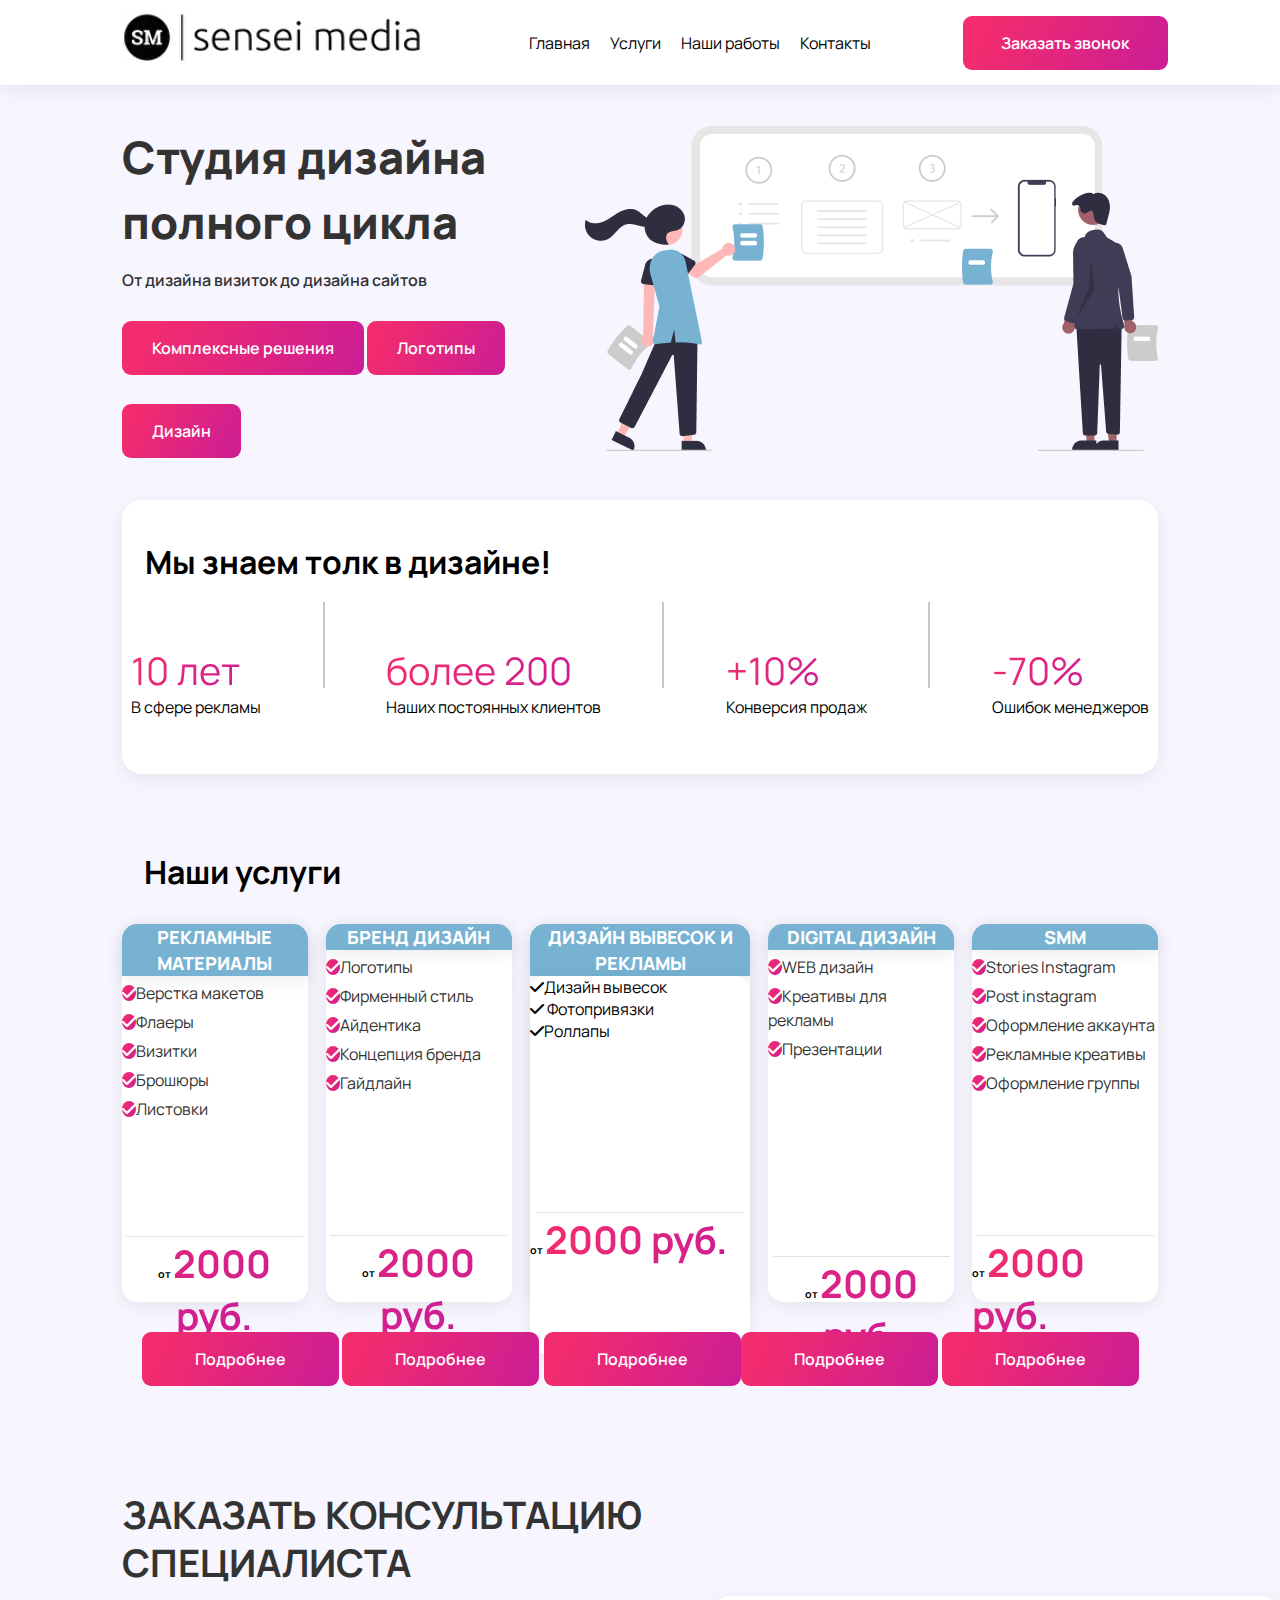
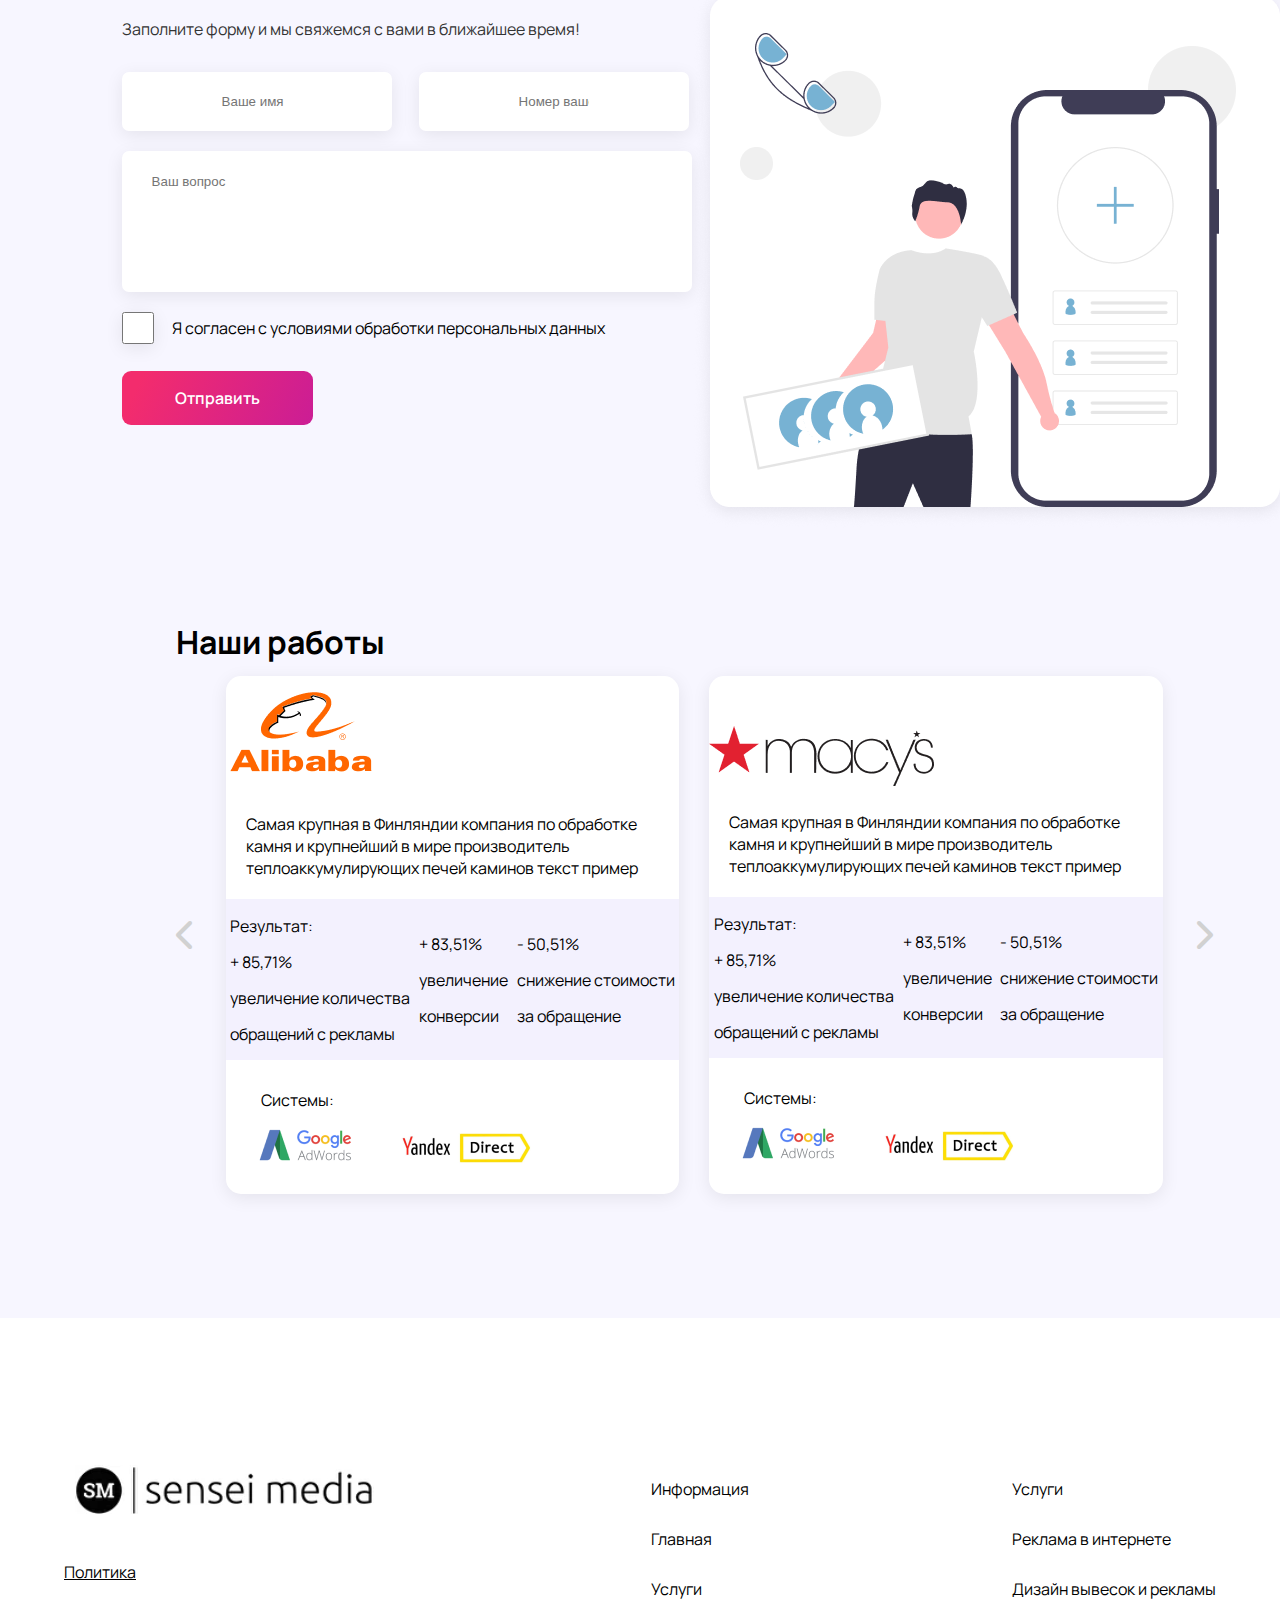
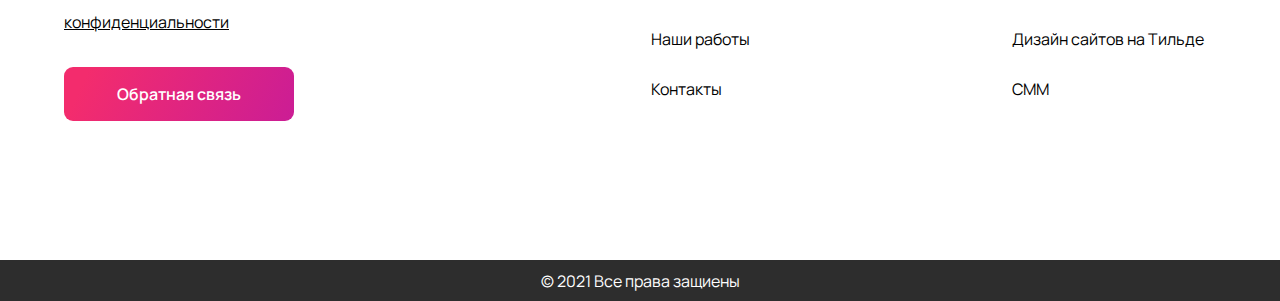
<file: d15.11.2022/index.html>
<!DOCTYPE html>
<html lang="en">
<head>
    <meta charset="UTF-8">
    <meta http-equiv="X-UA-Compatible" content="IE=edge">
    <meta name="viewport" content="width=device-width, initial-scale=1.0">
    <link rel="stylesheet" href="index.css">
    <link rel="stylesheet" href="https://cdnjs.cloudflare.com/ajax/libs/font-awesome/6.2.0/css/all.min.css">
    <title>web site</title>
</head>
<body>
    
        <nav>
            <div class="nav-menu">
                <ul>
                    <li>
                        <img src="./navbar-logo-1.png" alt="">
                    </li>
                </ul>
                <ul>
                    <li>Главная</li>
                    <li>Услуги</li>
                    <li>Наши работы </li>
                    <li>Контакты</li>
                </ul>
                <ul>
                    <li><button>Заказать звонок</button></li>
                </ul>
            </div>

        </nav>
        <div class="container">
            <header>
                <div class="header-menu">
                      <div class="header-text">
                         <h1>Студия дизайна <br>
                            полного цикла</h1>
                            <p>От дизайна визиток до дизайна сайтов</p>
                            <button>Комплексные решения</button>
                            <button>Логотипы</button>
                            <button>Дизайн</button>
                      </div>
                      <div class="header-img">
                         <img src="./header-logo.png" alt="">
                      </div>
                </div>
      
            
            </header>
            <div class="section1">
                
                <div class="section-menu-1">
                    <h1>Мы знаем толк в дизайне!</h1>
                     <div class="section1-menu-main">
                        <ul>
                            <li><span>10 лет</span></li>
                            <li>В сфере рекламы</li>
                            
                        </ul>
                         <ul>
                            <li><div class="section-1-line"></div></li>
                         </ul>
                         <ul>
                            <li> <span> более 200</span></li>
                            <li>Наших постоянных клиентов</li>
                         </ul>
                         <ul>
                            <li><div class="section-1-line"></div></li>
                         </ul>
                         <ul>
                            <li> <span>+10%</span> </li>
                            <li>Конверсия продаж</li>
                         </ul>
                         <ul>
                            <li><div class="section-1-line"></div></li>
                         </ul>
                         <ul>
                            <li><span>-70%</span></li>
                            <li>Ошибок менеджеров</li>
                         </ul>
                     </div>
                </div>
            </div>
              <div class="section2">
                     <h1>Наши услуги</h1>
                <div class="section-menu-2">
                    <div class="card-need-body">
                        <div class="card">
                            <h4>Рекламные
                                материалы</h4>
                                <div class="card-body">
                                    <p><i class="fa-solid fa-check"></i>Верстка макетов</p>
                                    <p><i class="fa-solid fa-check"></i>Флаеры</p>
                                    <p><i class="fa-solid fa-check"></i>Визитки</p>
                                    <p><i class="fa-solid fa-check"></i>Брошюры</p>
                                    <p><i class="fa-solid fa-check"></i>Листовки</p>
                                    <div class="card-body-line1">
    
                                    </div>
                                    <h6> от <span class="span2">  2000 руб.   </span>  </h6>
                                  
                                </div>
                                
    
    
                        </div>
                     
                        <div class="card">
                            <h4>бренд 
                                дизайн</h4>
                                <div class="card-body">
                                    <p><i class="fa-solid fa-check"></i>Логотипы</p>
                                    <p><i class="fa-solid fa-check"></i>Фирменный стиль 
                                        </p>
                                    <p><i class="fa-solid fa-check"></i>Айдентика</p>
                                    <p><i class="fa-solid fa-check"></i>Концепция бренда</p>
                                    <p><i class="fa-solid fa-check"></i>Гайдлайн</p>
                                    <div class="card-body-line2">
    
                                    </div>
                                    <h6> от <span class="span2">  2000 руб.</span>  </h6>
                                </div>
                                
    
    
                        </div>
                       
                        <div class="card">
                            <h4>дизайн вывесок
                                и рекламы</h4>
                                <div class="card">
                                    <p><i class="fa-solid fa-check"></i>Дизайн вывесок</p>
                                    <p><i class="fa-solid fa-check"></i> Фотопривязки  </p>
                                    <p><i class="fa-solid fa-check"></i>Роллапы</p>
                                    <div class="card-body-line3">
    
                                    </div>
                                    <h6> от <span class="span2"> 2000 руб. </span></h6>
                                </div>
                                
    
    
                        </div>
                        
                        <div class="card">
                            <h4>Digital
                                Дизайн</h4>
                                <div class="card-body">
                                    <p><i class="fa-solid fa-check"></i>WEB дизайн</p>
                                    <p><i class="fa-solid fa-check"></i>Креативы для рекламы </p>
                                    <p><i class="fa-solid fa-check"></i>Презентации</p>
                                    <div class="card-body-line4">
    
                                    </div>
                                    <h6> от <span class="span2"> 2000 руб.</span>  </h6>
                                </div>
                                
    
    
                        </div>
                       
                        <div class="card">
                            <h4>Smm</h4>
                                <div class="card-body">
                                    <p><i class="fa-solid fa-check"></i>Stories Instagram</p>
                                    <p><i class="fa-solid fa-check"></i>Post instagram </p>
                                    <p><i class="fa-solid fa-check"></i>Оформление аккаунта</p>
                                    <p><i class="fa-solid fa-check"></i>Рекламные креативы</p>
                                        <p><i class="fa-solid fa-check"></i>Оформление группы</p>
                                    <div class="card-body-line5">
    
                                    </div>
                                    <div class="card-body-options">
                                        <h6> от <span class="span2">  2000 руб. </span> </h6>
                                    </div>
                                
                                </div>
                                
    
    
                        </div>
                       
                    </div>
                       <div class="section-2-buttons">
                        <button class="need-button1">Подробнее</button>
                        <button  class="need-button2">Подробнее</button>
                        <button  class="need-button3">Подробнее</button>
                        <button  class="need-button4">Подробнее</button>
                        <button  class="need-button5">Подробнее</button>
                       </div>
                   
                </div>
               
               
              </div>
                  <div class="section3">

                    <div class="section-menu-3">
                        <div class="text-menu-3">
                            <h1>заказать Консультацию <br>
                                специалиста</h1>
                                <p>Заполните форму и мы свяжемся с вами в ближайшее время!<p>
                                    <form>
                                         <input class="input1" type="text" placeholder="Ваше имя">
                                         <input class="input2" type="text" placeholder="Номер вашего телефона">
                                         <input class="input3" type="textarea" placeholder="Ваш вопрос" >
                                         <input class="input4" type="checkbox"> <p>Я согласен с условиями обработки персональных данных </p>
                                         <button>Отправить</button>



                                    </form>
                        </div>
                        <div class="img-menu-3">
                            <img src="./section-3-human.png" alt="">
                        </div>
                    </div>
                  </div>
                 <div class="section4">
                    <h1>Наши работы</h1>
                    <div class="section-menu-4">
                        <i class="fa-solid fa-chevron-left fa-2x"></i>
                        <div class="last-card-one">
                            <img src="./Alibaba Logo.png" alt="">
                            <div class="last-card-body">
                                <p>Самая крупная в Финляндии компания по обработке камня 
                                    и крупнейший в мире производитель теплоаккумулирующих печей
                                    каминов текст пример</p>
                            </div>
                            <div class="last-card-body2">
                                <ul>
                                    <li>Результат:</li>
                                    <li>+ 85,71%</li>
                                    <li>увеличение количества </li>
                                    <li>обращений с рекламы</li>
                                </ul>
                                <ul>
                                    <li>+ 83,51% </li>
                                    <li>увеличение </li>
                                    <li>конверсии</li>
                                </ul>
                                <ul>
                                    <li>- 50,51% </li>
                                    <li>снижение стоимости</li>
                                    <li>за обращение</li>
                                </ul>
                            </div>
                            <div class="last-card-body3">
                                <p>Системы:</p>
                                <img src="./google.png" alt="">
                                <img src="./yandex.png" alt="">
                            </div>
                        </div>
                            <div class="last-card-two">
                                <img src="./Macy's Logo.png" alt="">
                                <div class="last-card-body">
                                    <p>Самая крупная в Финляндии компания по обработке камня 
                                        и крупнейший в мире производитель теплоаккумулирующих печей
                                        каминов текст пример</p>
                                </div>
                                <div class="last-card-body2">
                                    <ul>
                                        <li>Результат:</li>
                                        <li>+ 85,71%</li>
                                        <li>увеличение количества </li>
                                        <li>обращений с рекламы</li>
                                    </ul>
                                    <ul>
                                        <li>+ 83,51% </li>
                                        <li>увеличение </li>
                                        <li>конверсии</li>
                                    </ul>
                                    <ul>
                                        <li>- 50,51% </li>
                                        <li>снижение стоимости</li>
                                        <li>за обращение</li>
                                    </ul>
                                </div>
                                <div class="last-card-body3">
                                    <p>Системы:</p>
                                    <img src="./google.png" alt="">
                                    <img src="./yandex.png" alt="">
                                </div>
                            </div>
                            <i class="fa-solid fa-chevron-right fa-2x"></i>
                        </div>
                    </div>
                 </div>






        </div>
        <footer>
            <div class="footer-menu">
                <ul>
                    <li><img src="./footer-logo.png"></li>
                    <li  class="footer-li-tr">Политика <br>
                        конфиденциальности</li>
                    <li><button>Обратная связь</button></li>
                </ul>
                <ul>
                    <li>Информация</li>
                    <li>Главная <br>
                        Услуги <br>
                        Наши работы <br>
                        Контакты</li>
                   
                </ul>
                <ul>
                    <li>Услуги</li>
                    <li>Реклама в интернете <br>
                        Дизайн вывесок и рекламы <br>
                        Дизайн сайтов на Тильде <br>
                        СММ</li>
                    
                </ul>
            </div>
            <div class="footer-last-line">
                <p>© 2021 Все права защиены</p>
            </div>
        </footer>
</body>
</html>
</file>
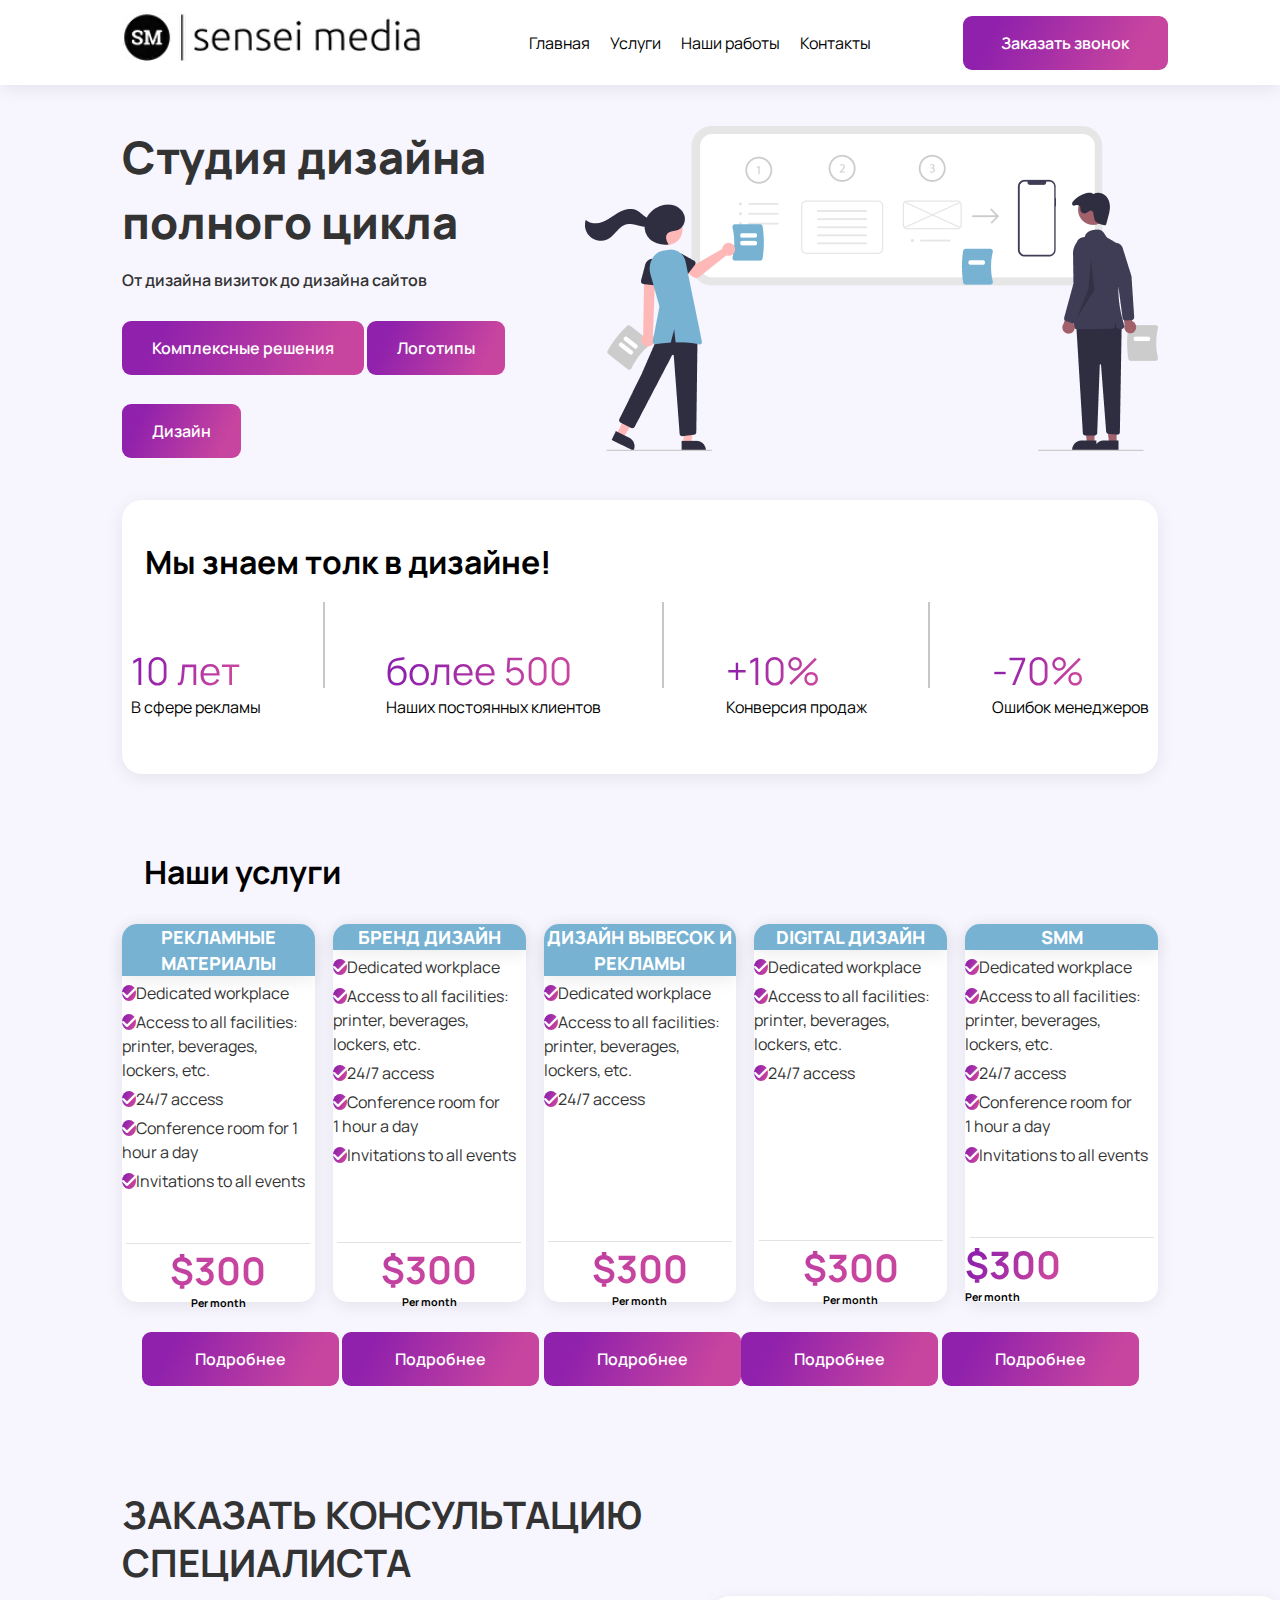
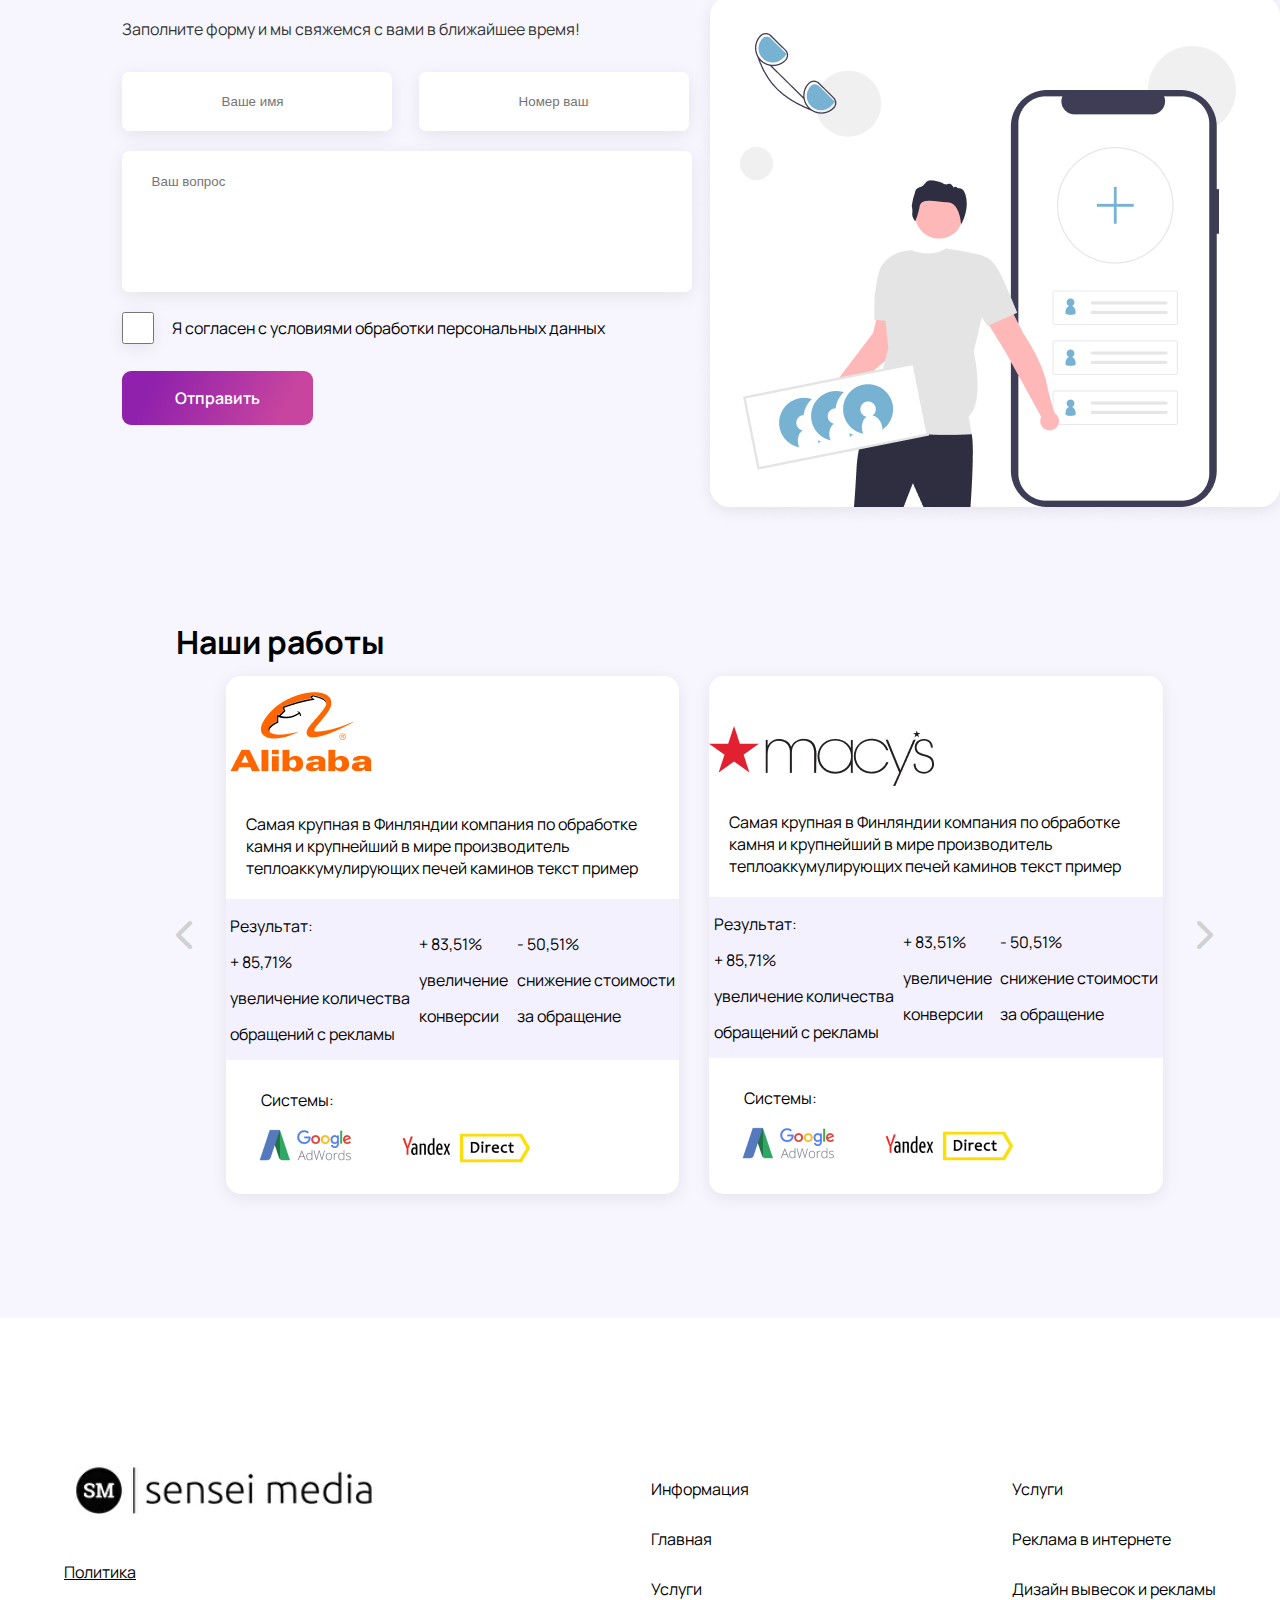
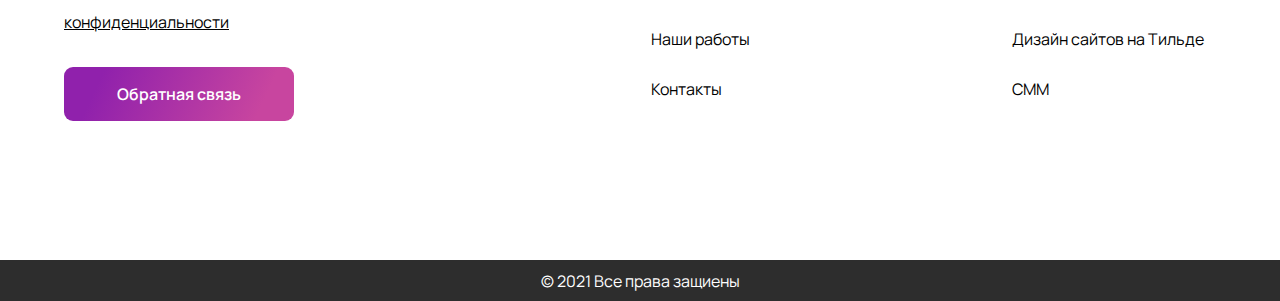
<file: d15.11.2022/index2.html>
<!DOCTYPE html>
<html lang="en">
<head>
    <meta charset="UTF-8">
    <meta http-equiv="X-UA-Compatible" content="IE=edge">
    <meta name="viewport" content="width=device-width, initial-scale=1.0">
    <link rel="stylesheet" href="index2.css">
    <link rel="stylesheet" href="https://cdnjs.cloudflare.com/ajax/libs/font-awesome/6.2.0/css/all.min.css">
    <title>web site</title>
</head>
<body>
    
        <nav>
            <div class="nav-menu">
                <ul>
                    <li>
                        <img src="./navbar-logo-1.png" alt="">
                    </li>
                </ul>
                <ul>
                    <li>Главная</li>
                    <li>Услуги</li>
                    <li>Наши работы </li>
                    <li>Контакты</li>
                </ul>
                <ul>
                    <li><button>Заказать звонок</button></li>
                </ul>
            </div>

        </nav>
        <div class="container">
            <header>
                <div class="header-menu">
                      <div class="header-text">
                         <h1>Студия дизайна <br>
                            полного цикла</h1>
                            <p>От дизайна визиток до дизайна сайтов</p>
                            <button>Комплексные решения</button>
                            <button>Логотипы</button>
                            <button>Дизайн</button>
                      </div>
                      <div class="header-img">
                         <img src="./header-logo.png" alt="">
                      </div>
                </div>
      
            
            </header>
            <div class="section1">
                
                <div class="section-menu-1">
                    <h1>Мы знаем толк в дизайне!</h1>
                     <div class="section1-menu-main">
                        <ul>
                            <li><span>10 лет</span></li>
                            <li>В сфере рекламы</li>
                            
                        </ul>
                         <ul>
                            <li><div class="section-1-line"></div></li>
                         </ul>
                         <ul>
                            <li> <span> более 500</span></li>
                            <li>Наших постоянных клиентов</li>
                         </ul>
                         <ul>
                            <li><div class="section-1-line"></div></li>
                         </ul>
                         <ul>
                            <li> <span>+10%</span> </li>
                            <li>Конверсия продаж</li>
                         </ul>
                         <ul>
                            <li><div class="section-1-line"></div></li>
                         </ul>
                         <ul>
                            <li><span>-70%</span></li>
                            <li>Ошибок менеджеров</li>
                         </ul>
                     </div>
                </div>
            </div>
              <div class="section2">
                     <h1>Наши услуги</h1>
                <div class="section-menu-2">
                    <div class="card-need-body">
                        <div class="card">
                            <h4>Рекламные
                                материалы</h4>
                                <div class="card-body">
                                    <p><i class="fa-solid fa-check"></i>Dedicated workplace</p>
                                    <p><i class="fa-solid fa-check"></i>Access to all facilities: <br>
                                        printer, beverages, <br>
                                        lockers, etc.
                                        </p>
                                    <p><i class="fa-solid fa-check"></i>24/7 access</p>
                                    <p><i class="fa-solid fa-check"></i>Conference room for 
                                        1 hour a day</p>
                                    <p><i class="fa-solid fa-check"></i>Invitations to all events</p>
                                    <div class="card-body-line1">
    
                                    </div>
                                    <h6>  <span class="span2">$300 </span> <p>Per month</p> </h6>
                                  
                                </div>
                                
    
    
                        </div>
                     
                        <div class="card">
                            <h4>бренд 
                                дизайн</h4>
                                <div class="card-body">
                                    <p><i class="fa-solid fa-check"></i>Dedicated workplace</p>
                                    <p><i class="fa-solid fa-check"></i>Access to all facilities: <br>
                                        printer, beverages, <br>
                                        lockers, etc.
                                        </p>
                                    <p><i class="fa-solid fa-check"></i>24/7 access</p>
                                    <p><i class="fa-solid fa-check"></i>Conference room for <br>
                                        1 hour a day</p>
                                    <p><i class="fa-solid fa-check"></i>Invitations to all events</p>
                                    <div class="card-body-line2">
    
                                    </div>
                                    <h6><span class="span2">$300 </span> <p>Per month</p> </h6>
                                </div>
                                
    
    
                        </div>
                       
                        <div class="card">
                            <h4>дизайн вывесок
                                и рекламы</h4>
                                <div class="card-body">
                                    <p><i class="fa-solid fa-check"></i>Dedicated workplace</p>
                                    <p><i class="fa-solid fa-check"></i>Access to all facilities: <br>
                                        printer, beverages, <br>
                                        lockers, etc.
                                        </p>
                                    <p><i class="fa-solid fa-check"></i>24/7 access</p>
                                    <div class="card-body-line3">
    
                                    </div>
                                    <h6>  <span class="span2">$300 </span><p>Per month</p></h6>
                                </div>
                                
    
    
                        </div>
                        
                        <div class="card">
                            <h4>Digital
                                Дизайн</h4>
                                <div class="card-body">
                                    <p><i class="fa-solid fa-check"></i>Dedicated workplace</p>
                                    <p><i class="fa-solid fa-check"></i>Access to all facilities: <br>
                                        printer, beverages, <br>
                                        lockers, etc. 
                                        </p>
                                    <p><i class="fa-solid fa-check"></i>24/7 access</p>
                                    <div class="card-body-line4">
    
                                    </div>
                                    <h6><span class="span2"> $300 </span> <p>Per month</p> </h6>
                                </div>
                                
    
    
                        </div>
                       
                        <div class="card">
                            <h4>Smm</h4>
                                <div class="card-body">
                                    <p><i class="fa-solid fa-check"></i>Dedicated workplace</p>
                                    <p><i class="fa-solid fa-check"></i>Access to all facilities: <br>
                                        printer, beverages, <br>
                                        lockers, etc.
                                        </p>
                                    <p><i class="fa-solid fa-check"></i>24/7 access</p>
                                    <p><i class="fa-solid fa-check"></i>Conference room for <br> 
                                        1 hour a day</p>
                                        <p><i class="fa-solid fa-check"></i>Invitations to all events</p>
                                    <div class="card-body-line5">
    
                                    </div>
                                    <div class="card-body-options">
                                        <h6> <span class="span2">$300 </span> <p>Per month</p> </h6>
                                    </div>
                                
                                </div>
                                
    
    
                        </div>
                       
                    </div>
                       <div class="section-2-buttons">
                        <button class="need-button1">Подробнее</button>
                        <button  class="need-button2">Подробнее</button>
                        <button  class="need-button3">Подробнее</button>
                        <button  class="need-button4">Подробнее</button>
                        <button  class="need-button5">Подробнее</button>
                       </div>
                   
                </div>
               
               
              </div>
                  <div class="section3">

                    <div class="section-menu-3">
                        <div class="text-menu-3">
                            <h1>заказать Консультацию <br>
                                специалиста</h1>
                                <p>Заполните форму и мы свяжемся с вами в ближайшее время!<p>
                                    <form>
                                         <input class="input1" type="text" placeholder="Ваше имя">
                                         <input class="input2" type="text" placeholder="Номер вашего телефона">
                                         <input class="input3" type="textarea" placeholder="Ваш вопрос" >
                                         <input class="input4" type="checkbox"> <p>Я согласен с условиями обработки персональных данных </p>
                                         <button>Отправить</button>



                                    </form>
                        </div>
                        <div class="img-menu-3">
                            <img src="./section-3-human.png" alt="">
                        </div>
                    </div>
                  </div>
                 <div class="section4">
                    <h1>Наши работы</h1>
                    <div class="section-menu-4">
                        <i class="fa-solid fa-chevron-left fa-2x"></i>
                        <div class="last-card-one">
                            <img src="./Alibaba Logo.png" alt="">
                            <div class="last-card-body">
                                <p>Самая крупная в Финляндии компания по обработке камня 
                                    и крупнейший в мире производитель теплоаккумулирующих печей
                                    каминов текст пример</p>
                            </div>
                            <div class="last-card-body2">
                                <ul>
                                    <li>Результат:</li>
                                    <li>+ 85,71%</li>
                                    <li>увеличение количества </li>
                                    <li>обращений с рекламы</li>
                                </ul>
                                <ul>
                                    <li>+ 83,51% </li>
                                    <li>увеличение </li>
                                    <li>конверсии</li>
                                </ul>
                                <ul>
                                    <li>- 50,51% </li>
                                    <li>снижение стоимости</li>
                                    <li>за обращение</li>
                                </ul>
                            </div>
                            <div class="last-card-body3">
                                <p>Системы:</p>
                                <img src="./google.png" alt="">
                                <img src="./yandex.png" alt="">
                            </div>
                        </div>
                            <div class="last-card-two">
                                <img src="./Macy's Logo.png" alt="">
                                <div class="last-card-body">
                                    <p>Самая крупная в Финляндии компания по обработке камня 
                                        и крупнейший в мире производитель теплоаккумулирующих печей
                                        каминов текст пример</p>
                                </div>
                                <div class="last-card-body2">
                                    <ul>
                                        <li>Результат:</li>
                                        <li>+ 85,71%</li>
                                        <li>увеличение количества </li>
                                        <li>обращений с рекламы</li>
                                    </ul>
                                    <ul>
                                        <li>+ 83,51% </li>
                                        <li>увеличение </li>
                                        <li>конверсии</li>
                                    </ul>
                                    <ul>
                                        <li>- 50,51% </li>
                                        <li>снижение стоимости</li>
                                        <li>за обращение</li>
                                    </ul>
                                </div>
                                <div class="last-card-body3">
                                    <p>Системы:</p>
                                    <img src="./google.png" alt="">
                                    <img src="./yandex.png" alt="">
                                </div>
                            </div>
                            <i class="fa-solid fa-chevron-right fa-2x"></i>
                        </div>
                    </div>
                 </div>






        </div>
        <footer>
            <div class="footer-menu">
                <ul>
                    <li><img src="./footer-logo.png"></li>
                    <li  class="footer-li-tr">Политика <br>
                        конфиденциальности</li>
                    <li><button>Обратная связь</button></li>
                </ul>
                <ul>
                    <li>Информация</li>
                    <li>Главная <br>
                        Услуги <br>
                        Наши работы <br>
                        Контакты</li>
                   
                </ul>
                <ul>
                    <li>Услуги</li>
                    <li>Реклама в интернете <br>
                        Дизайн вывесок и рекламы <br>
                        Дизайн сайтов на Тильде <br>
                        СММ</li>
                    
                </ul>
            </div>
            <div class="footer-last-line">
                <p>© 2021 Все права защиены</p>
            </div>
        </footer>
</body>
</html>
</file>
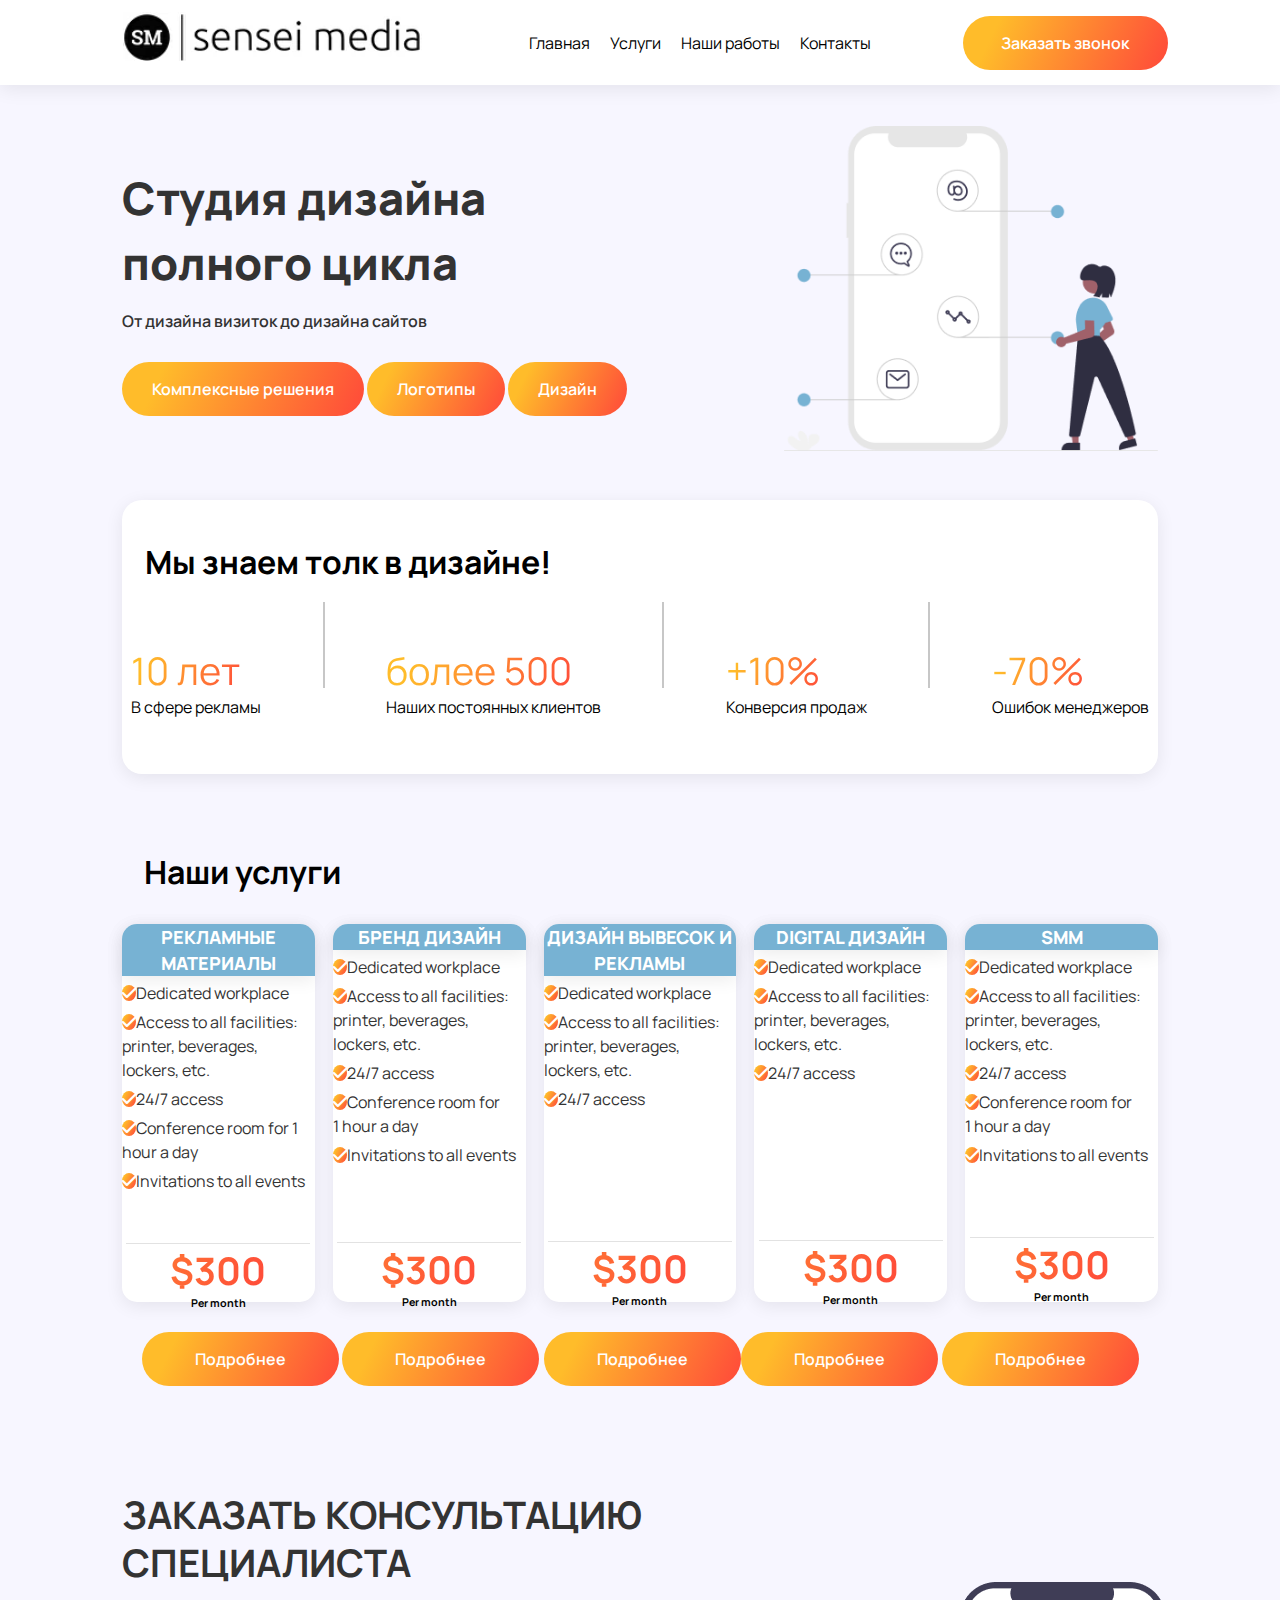
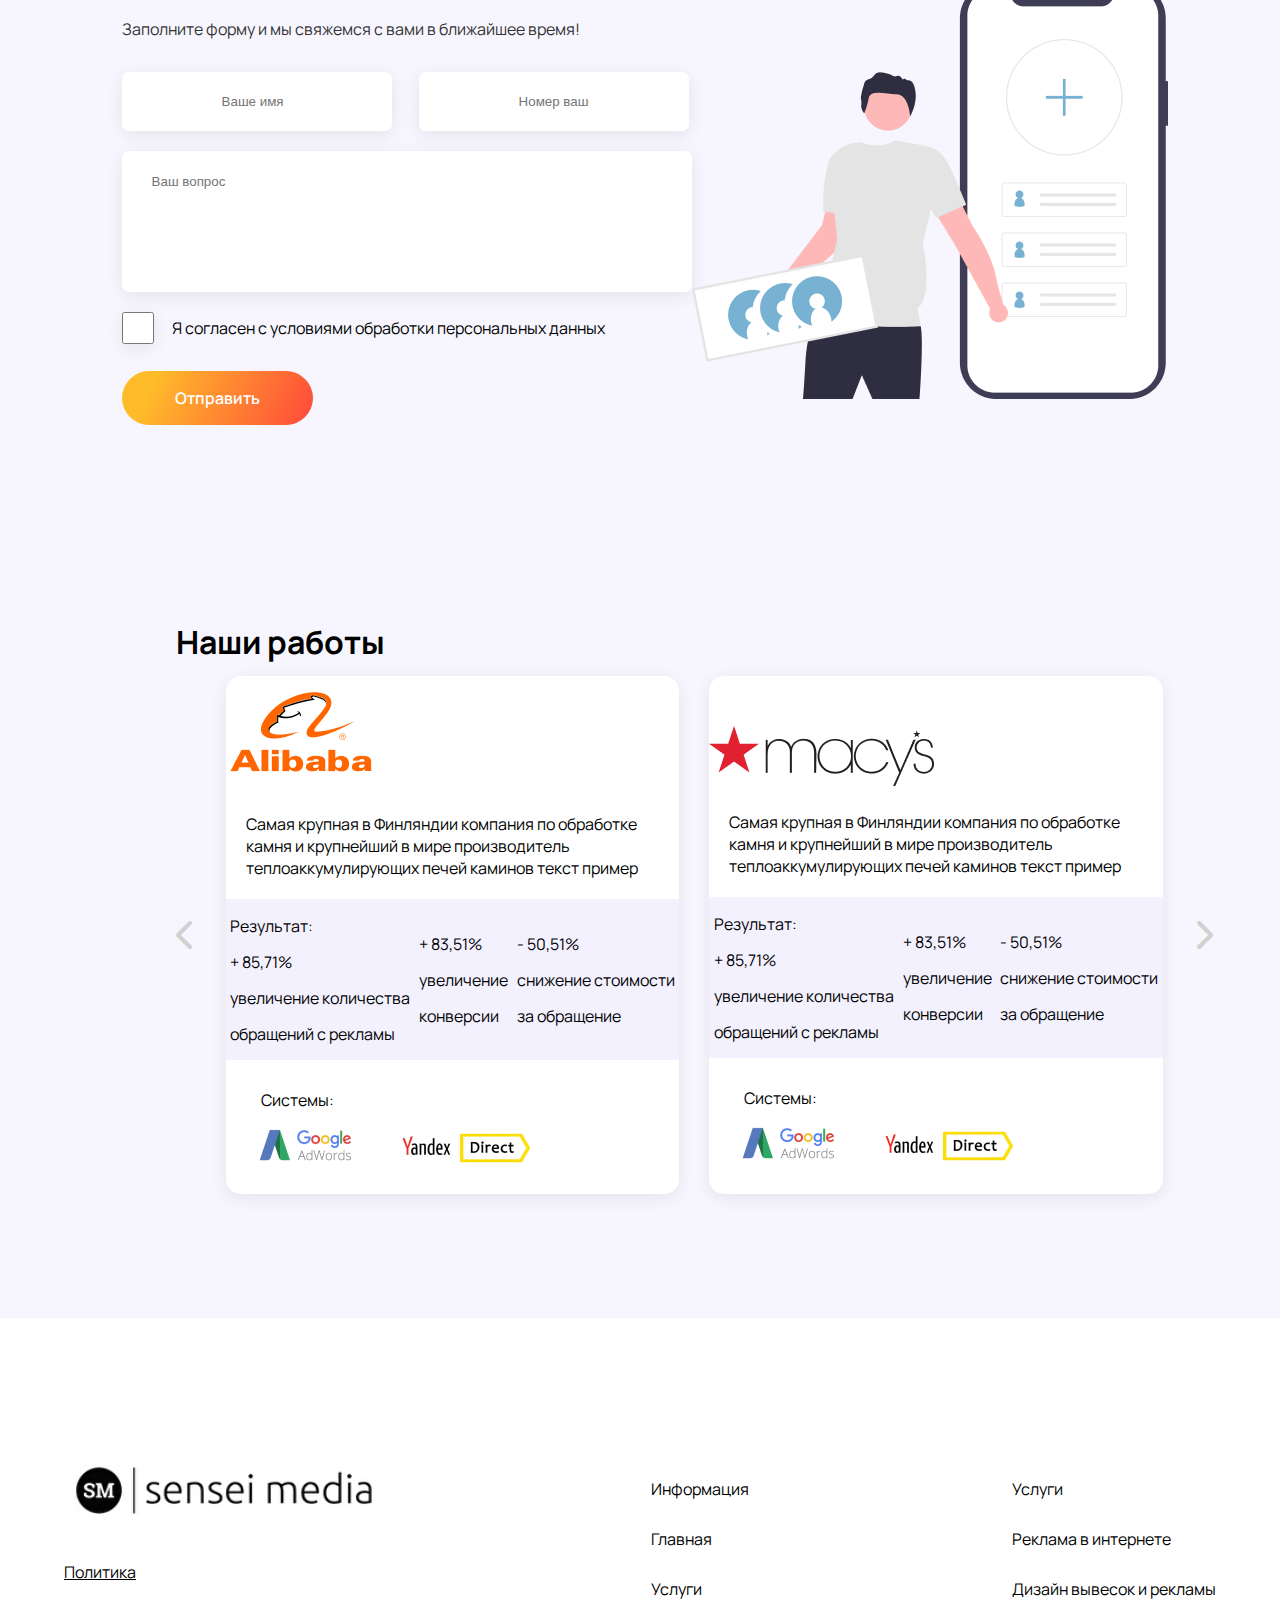
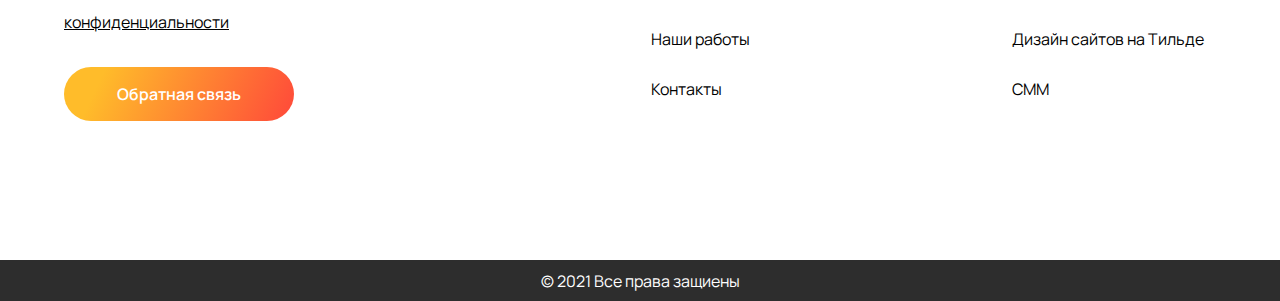
<file: d15.11.2022/index3.html>
<!DOCTYPE html>
<html lang="en">
<head>
    <meta charset="UTF-8">
    <meta http-equiv="X-UA-Compatible" content="IE=edge">
    <meta name="viewport" content="width=device-width, initial-scale=1.0">
    <link rel="stylesheet" href="index3.css">
    <link rel="stylesheet" href="https://cdnjs.cloudflare.com/ajax/libs/font-awesome/6.2.0/css/all.min.css">
    <title>web site</title>
</head>
<body>
    
        <nav>
            <div class="nav-menu">
                <ul>
                    <li>
                        <img src="./navbar-logo-1.png" alt="">
                    </li>
                </ul>
                <ul>
                    <li>Главная</li>
                    <li>Услуги</li>
                    <li>Наши работы </li>
                    <li>Контакты</li>
                </ul>
                <ul>
                    <li><button>Заказать звонок</button></li>
                </ul>
            </div>

        </nav>
        <div class="container">
            <header>
                <div class="header-menu">
                      <div class="header-text">
                         <h1>Студия дизайна <br>
                            полного цикла</h1>
                            <p>От дизайна визиток до дизайна сайтов</p>
                            <button>Комплексные решения</button>
                            <button>Логотипы</button>
                            <button>Дизайн</button>
                      </div>
                      <div class="header-img">
                         <img src="./change-img1.png" alt="">
                      </div>
                </div>
      
            
            </header>
            <div class="section1">
                
                <div class="section-menu-1">
                    <h1>Мы знаем толк в дизайне!</h1>
                     <div class="section1-menu-main">
                        <ul>
                            <li><span>10 лет</span></li>
                            <li>В сфере рекламы</li>
                            
                        </ul>
                         <ul>
                            <li><div class="section-1-line"></div></li>
                         </ul>
                         <ul>
                            <li> <span> более 500</span></li>
                            <li>Наших постоянных клиентов</li>
                         </ul>
                         <ul>
                            <li><div class="section-1-line"></div></li>
                         </ul>
                         <ul>
                            <li> <span>+10%</span> </li>
                            <li>Конверсия продаж</li>
                         </ul>
                         <ul>
                            <li><div class="section-1-line"></div></li>
                         </ul>
                         <ul>
                            <li><span>-70%</span></li>
                            <li>Ошибок менеджеров</li>
                         </ul>
                     </div>
                </div>
            </div>
              <div class="section2">
                     <h1>Наши услуги</h1>
                <div class="section-menu-2">
                    <div class="card-need-body">
                        <div class="card">
                            <h4>Рекламные
                                материалы</h4>
                                <div class="card-body">
                                    <p><i class="fa-solid fa-check"></i>Dedicated workplace</p>
                                    <p><i class="fa-solid fa-check"></i>Access to all facilities: <br>
                                        printer, beverages, <br>
                                        lockers, etc.
                                        </p>
                                    <p><i class="fa-solid fa-check"></i>24/7 access</p>
                                    <p><i class="fa-solid fa-check"></i>Conference room for 
                                        1 hour a day</p>
                                    <p><i class="fa-solid fa-check"></i>Invitations to all events</p>
                                    <div class="card-body-line1">
    
                                    </div>
                                    <h6>  <span class="span2">$300 </span> <p>Per month</p> </h6>
                                  
                                </div>
                                
    
    
                        </div>
                     
                        <div class="card">
                            <h4>бренд 
                                дизайн</h4>
                                <div class="card-body">
                                    <p><i class="fa-solid fa-check"></i>Dedicated workplace</p>
                                    <p><i class="fa-solid fa-check"></i>Access to all facilities: <br>
                                        printer, beverages, <br>
                                        lockers, etc.
                                        </p>
                                    <p><i class="fa-solid fa-check"></i>24/7 access</p>
                                    <p><i class="fa-solid fa-check"></i>Conference room for <br>
                                        1 hour a day</p>
                                    <p><i class="fa-solid fa-check"></i>Invitations to all events</p>
                                    <div class="card-body-line2">
    
                                    </div>
                                    <h6> <span class="span2">$300 </span> <p>Per month</p> </h6>
                                </div>
                                
    
    
                        </div>
                       
                        <div class="card">
                            <h4>дизайн вывесок
                                и рекламы</h4>
                                <div class="card-body">
                                    <p><i class="fa-solid fa-check"></i>Dedicated workplace</p>
                                    <p><i class="fa-solid fa-check"></i>Access to all facilities: <br>
                                        printer, beverages, <br>
                                        lockers, etc.
                                        </p>
                                    <p><i class="fa-solid fa-check"></i>24/7 access</p>
                                    <div class="card-body-line3">
    
                                    </div>
                                    <h6><span class="span2">$300 </span><p>Per month</p></h6>
                                </div>
                                
    
    
                        </div>
                        
                        <div class="card">
                            <h4>Digital
                                Дизайн</h4>
                                <div class="card-body">
                                    <p><i class="fa-solid fa-check"></i>Dedicated workplace</p>
                                    <p><i class="fa-solid fa-check"></i>Access to all facilities: <br>
                                        printer, beverages, <br>
                                        lockers, etc. 
                                        </p>
                                    <p><i class="fa-solid fa-check"></i>24/7 access</p>
                                    <div class="card-body-line4">
    
                                    </div>
                                    <h6> <span class="span2"> $300 </span> <p>Per month</p> </h6>
                                </div>
                                
    
    
                        </div>
                       
                        <div class="card">
                            <h4>Smm</h4>
                                <div class="card-body">
                                    <p><i class="fa-solid fa-check"></i>Dedicated workplace</p>
                                    <p><i class="fa-solid fa-check"></i>Access to all facilities: <br>
                                        printer, beverages, <br>
                                        lockers, etc.
                                        </p>
                                    <p><i class="fa-solid fa-check"></i>24/7 access</p>
                                    <p><i class="fa-solid fa-check"></i>Conference room for <br> 
                                        1 hour a day</p>
                                        <p><i class="fa-solid fa-check"></i>Invitations to all events</p>
                                    <div class="card-body-line5">
    
                                    </div>
                                    
                                        <h6> <span class="span2">$300 </span> <p>Per month</p> </h6>
                                    
                                
                                </div>
                                
    
    
                        </div>
                       
                    </div>
                       <div class="section-2-buttons">
                        <button class="need-button1">Подробнее</button>
                        <button  class="need-button2">Подробнее</button>
                        <button  class="need-button3">Подробнее</button>
                        <button  class="need-button4">Подробнее</button>
                        <button  class="need-button5">Подробнее</button>
                       </div>
                   
                </div>
               
               
              </div>
                  <div class="section3">

                    <div class="section-menu-3">
                        <div class="text-menu-3">
                            <h1>заказать Консультацию <br>
                                специалиста</h1>
                                <p>Заполните форму и мы свяжемся с вами в ближайшее время!<p>
                                    <form>
                                         <input class="input1" type="text" placeholder="Ваше имя">
                                         <input class="input2" type="text" placeholder="Номер вашего телефона">
                                         <input class="input3" type="textarea" placeholder="Ваш вопрос" >
                                         <input class="input4" type="checkbox"> <p>Я согласен с условиями обработки персональных данных </p>
                                         <button>Отправить</button>



                                    </form>
                        </div>
                        <div class="img-menu-3">
                            <img src="./change-img2.png" alt="">
                        </div>
                    </div>
                  </div>
                 <div class="section4">
                    <h1>Наши работы</h1>
                    <div class="section-menu-4">
                        <i class="fa-solid fa-chevron-left fa-2x"></i>
                        <div class="last-card-one">
                            <img src="./Alibaba Logo.png" alt="">
                            <div class="last-card-body">
                                <p>Самая крупная в Финляндии компания по обработке камня 
                                    и крупнейший в мире производитель теплоаккумулирующих печей
                                    каминов текст пример</p>
                            </div>
                            <div class="last-card-body2">
                                <ul>
                                    <li>Результат:</li>
                                    <li>+ 85,71%</li>
                                    <li>увеличение количества </li>
                                    <li>обращений с рекламы</li>
                                </ul>
                                <ul>
                                    <li>+ 83,51% </li>
                                    <li>увеличение </li>
                                    <li>конверсии</li>
                                </ul>
                                <ul>
                                    <li>- 50,51% </li>
                                    <li>снижение стоимости</li>
                                    <li>за обращение</li>
                                </ul>
                            </div>
                            <div class="last-card-body3">
                                <p>Системы:</p>
                                <img src="./google.png" alt="">
                                <img src="./yandex.png" alt="">
                            </div>
                        </div>
                            <div class="last-card-two">
                                <img src="./Macy's Logo.png" alt="">
                                <div class="last-card-body">
                                    <p>Самая крупная в Финляндии компания по обработке камня 
                                        и крупнейший в мире производитель теплоаккумулирующих печей
                                        каминов текст пример</p>
                                </div>
                                <div class="last-card-body2">
                                    <ul>
                                        <li>Результат:</li>
                                        <li>+ 85,71%</li>
                                        <li>увеличение количества </li>
                                        <li>обращений с рекламы</li>
                                    </ul>
                                    <ul>
                                        <li>+ 83,51% </li>
                                        <li>увеличение </li>
                                        <li>конверсии</li>
                                    </ul>
                                    <ul>
                                        <li>- 50,51% </li>
                                        <li>снижение стоимости</li>
                                        <li>за обращение</li>
                                    </ul>
                                </div>
                                <div class="last-card-body3">
                                    <p>Системы:</p>
                                    <img src="./google.png" alt="">
                                    <img src="./yandex.png" alt="">
                                </div>
                            </div>
                            <i class="fa-solid fa-chevron-right fa-2x"></i>
                        </div>
                    </div>
                 </div>






        </div>
        <footer>
            <div class="footer-menu">
                <ul>
                    <li><img src="./footer-logo.png"></li>
                    <li class="footer-li-tr">Политика <br>
                        конфиденциальности</li>
                    <li><button>Обратная связь</button></li>
                </ul>
                <ul>
                    <li>Информация</li>
                    <li>Главная <br>
                        Услуги <br>
                        Наши работы <br>
                        Контакты</li>
                   
                </ul>
                <ul>
                    <li>Услуги</li>
                    <li>Реклама в интернете <br>
                        Дизайн вывесок и рекламы <br>
                        Дизайн сайтов на Тильде <br>
                        СММ</li>
                    
                </ul>
            </div>
            <div class="footer-last-line">
                <p>© 2021 Все права защиены</p>
            </div>
        </footer>
</body>
</html>
</file>
<file: d15.11.2022/index.css>
@import url('https://fonts.googleapis.com/css2?family=Manrope:wght@500&family=Source+Serif+Pro:ital,wght@1,600&display=swap');
 * {
    margin: 0;
    padding: 0;
    box-sizing: border-box;
 } body {
    background: #F7F6FF;
    font-family: 'Manrope', sans-serif;

 } 
 .container {
    width: 90%;
   margin: 0 auto;
  
 }
  nav {
    width: 100%;
    background: #FFFFFF;
box-shadow: 0px 4px 18px rgba(0, 0, 0, 0.08);

 } .nav-menu {
    width: 84%;
    height: 85px;
    display: flex;
    align-items: center;
   margin: 0 auto;
    justify-content: space-between;
   
 } .nav-menu > ul {
    list-style: none;
    display: flex;
    align-items: center;
 } .nav-menu > ul > li {
     padding: 0px 10px;
 } .nav-menu > ul > li > img {
    height: 70px;
 } .nav-menu > ul > li > button {
  background: linear-gradient(115.11deg, #F32C6D 10.12%, #CB1D95 100.01%);
  border-radius: 9px;
  




width: 205px;
height: 54px;
border: none;
font-family: 'Manrope';
font-style: normal;
font-weight: 600;
font-size: 16px;
line-height: 26px;
color: #FFFFFF;
 }


 /* header */

 header {
    width: 100%;
    
 } .header-menu {
    width: 90%;
   height: 325px;
   display: flex;
   align-items: center;
   padding-top: 87px;
   margin: 0 auto;
   justify-content: space-between;
 } .header-img > img {
    height: 325px;
 } .header-text > button {
  background: linear-gradient(115.11deg, #F32C6D 10.12%, #CB1D95 100.01%);
border-radius: 9px;

  




font-family: 'Manrope';
font-style: normal;
font-weight: 600;
font-size: 16px;
line-height: 26px;
margin-top: 29px;
border: none;
color: #FFFFFF;
padding: 14px 30px;
 } .header-text > h1 {
    font-family: 'Manrope';
font-style: normal;
font-weight: 800;
font-size: 45px;
line-height: 65px;
color: #333333;
 } .header-text > p {
    font-family: 'Manrope';
font-style: normal;
font-weight: 600;
font-size: 16px;
line-height: 24px;
color: #333333;
margin-top: 13px;
 }


 /* section1 */
 .section1 {
    width: 100%;
    margin-top: 90px;
 } .section-menu-1 {
    margin: 0 auto;
    width: 90%;
    height: 274px;
    background: #FFFFFF;
    box-shadow: 0px 4px 18px rgba(0, 0, 0, 0.08);
    border-radius: 20px;
  
 } .section-menu-1 > h1 {
   position: relative;
   top: 40px;
   left: 23px;
 }
  .section1-menu-main > ul{
    list-style: none;
   
 } .section1-menu-main {
    height: 274px;
 display: flex;
justify-content: space-between;
justify-content: space-around;
    margin-top: 100px;
 }

.card-body > h6 {
    vertical-align: bottom;
}
.card-body-options {
    display: flex;
  
   
}



 .section-1-line {
    width: 86px;
    border: 1px solid #C7C7C7;
transform: rotate(90deg);
 }


 span {
  background: linear-gradient(115.11deg, #F32C6D 10.12%, #CB1D95 100.01%);
  
 

    -webkit-background-clip: text;
    -webkit-text-fill-color: transparent;
    background-clip: text;
   
  
    font-size: 38px;

 }


 /* section2 */
 .section2 {
   width: 100%;
   margin-top: 76px;
  
   
 } .section-menu-2 {
   height: 542px;
   width: 90%;
   margin: 0 auto;

  
 } .section2 > h1 {
  
    margin: 30px 0px;
    margin-left: 80px;
 }
  .card-body-line {
    width: 95%;
    border-bottom:  1px solid #E2E2E2;
   margin: 0 auto;
  
 }
  .section-2-buttons > button {
    background: linear-gradient(115.11deg, #F32C6D 10.12%, #CB1D95 100.01%);
    border-radius: 9px;

font-family: 'Manrope';
font-style: normal;
font-weight: 600;
font-size: 16px;
line-height: 26px;
border: none;
padding: 14px 53px;

color: #FFFFFF;
 } 
 
 .card-need-body {
   display: flex;
   align-items: center;
   gap: 18px;
   margin: 0 auto;
  justify-content: space-around;
 }

 .section2 > .section-menu-2  > .card-need-body > .card > .card-body > h6 > span {
   padding-top: 600px;
}
 .card {
   width: 220px;
   height: 378px;
   background: #FFFFFF;
box-shadow: 0px 4px 18px rgba(0, 0, 0, 0.08);
border-radius: 15px;
 } .card > h4 {
   font-family: 'Manrope';
font-style: normal;
font-weight: 800;
font-size: 18px;
line-height: 26px;
text-align: center;
text-transform: uppercase;
color: #FFFFFF;
background: #77B2D3;
box-shadow: 0px 4px 18px rgba(0, 0, 0, 0.08);
border-radius: 15px 15px 0px 0px;
 } .card-body > p {
   font-family: 'Manrope';
font-style: normal;
font-weight: 400;
font-size: 16px;
line-height: 24px;
color: #333333;
padding-top: 5px ;
 }
 .need-button1 {
    position: relative;
    left: 20px;
 } .need-button2 {
    position: relative;
    left: 10px;
 }  .need-button3 {
    position: relative;
    left: 3px;
 }  .need-button4 {
    position: relative;
    right: 10px;
 }  .need-button5 {
    position: relative;
    right: 19px;
 }
 .section-2-buttons {
    display: flex;
    justify-content: space-between;
    margin-top: 30px;
 }
 
 
 .card-body {
   display: flex;
   flex-direction: column;
   
 }







 /* section3 */
.section3 {
   width: 100%;
   margin-top: 100px;

} .section-menu-3 {
   height: 542px;
   width: 90%;
   margin: 0 auto;
  display: flex;
  align-items: center;
  justify-content: space-between;
  
 }
 form {
   width: 570px;
   height: 513px;
  
 } form > p {
  position: relative;
  bottom: 32px;
  left: 50px;
 }  .footer-li-tr {
  text-decoration: underline;
 }
 form > button {
  background: linear-gradient(115.11deg, #F32C6D 10.12%, #CB1D95 100.01%);
  border-radius: 9px;
    
   font-family: 'Manrope';
   font-style: normal;
   font-weight: 600;
   font-size: 16px;
   line-height: 26px;
   border: none;
   padding: 14px 53px;
   
   color: #FFFFFF;
 }
 .input1 {
   width: 270px;
   height: 59px;
   background: #FFFFFF;
box-shadow: 0px 4px 18px rgba(0, 0, 0, 0.08);
border-radius: 7px;
border: none;
padding: 0px 100px;

 } 
  .input2 {
   width: 270px;
   height: 59px;
   background: #FFFFFF;
box-shadow: 0px 4px 18px rgba(0, 0, 0, 0.08);
border-radius: 7px;
border: none;
margin-left: 24px;
padding: 0px 100px;
 } .input3 {
   width: 570px;
   height: 141px;
   background: #FFFFFF;
box-shadow: 0px 4px 18px rgba(0, 0, 0, 0.08);
border-radius: 7px;
border: none;
margin-top: 20px;
padding: 0px 30px;
padding-bottom: 80px;
 } .input4 {
   width: 32px;
   height: 32px;
   background: #FFFFFF;
box-shadow: 0px 4px 18px rgba(0, 0, 0, 0.08);
border-radius: 2px;
margin-top: 20px;
 }
 .img-menu-3 {
   height: 511px;
 }
 .text-menu-3 > h1 {
   font-family: 'Manrope';
   font-style: normal;
   font-weight: 700;
   font-size: 38px;
   line-height: 48px;
   text-transform: uppercase;
   color: #333333;
 } .text-menu-3 > p {
   font-family: 'Manrope';
   font-style: normal;
   font-weight: 400;
   font-size: 16px;
   line-height: 26px;
   margin-top: 30px;
   color: #333333;
 }

 /* section4 */
 .section4 {
   margin: 112px;
   width: 100%;
  

 } .section-menu-4 {
   height: 542px;
   width: 90%;
 
  display: flex;
  align-items: center;
  gap: 30px;


 } .section-menu-4 > i {
  
 color: #D1D1D1;

 }
  .last-card-one {
   height: 518px;
   width: 670px;
   background: #FFFFFF;
box-shadow: 0px 4px 18px rgba(0, 0, 0, 0.08);
border-radius: 15px;


 } .last-card-two {
    height: 518px;
    width: 670px;
    background: #FFFFFF;
 box-shadow: 0px 4px 18px rgba(0, 0, 0, 0.08);
 border-radius: 15px;
 
 } .last-card-two > img {
  padding-top: 50px;
 } .card-body-line1 {
  width: 95%;
  border-bottom:  1px solid #E2E2E2;
 margin: 0 auto;
 padding-top: 50px;


}  .card-body-line2 {
  width: 95%;
  border-bottom:  1px solid #E2E2E2;
 margin: 0 auto;
 padding-top: 75px;


}  .card-body-line3 {
  width: 95%;
  border-bottom:  1px solid #E2E2E2;
 margin: 0 auto;



} 
 .card-body-line4 {
  width: 95%;
  border-bottom:  1px solid #E2E2E2;
 margin: 0 auto;
 padding-top: 155px;


}  .card-body-line5 {
  width: 95%;
  border-bottom:  1px solid #E2E2E2;
 margin: 0 auto;
 padding-top: 70px;
} .card-body > h6 {
  text-align: center;
  
}
  .last-card-body {
   padding: 20px;
 } .last-card-body2 {
   display: flex;
   align-items: center;
   justify-content: space-between;
   justify-content: space-around;
   
   background: #F3F1FE;
   height: 161px;
 } .last-card-body2 > ul {
   list-style: none;
 } .last-card-body2 > ul > li {
    padding: 7px 0px;
 } 
 .last-card-body3 > img {
  padding-left: 30px;
  padding-top: 13px;
 } .last-card-body3 > p {
   padding-top: 29px;
   padding-left: 35px;
  }

  /* footer */
  footer {
   width: 100%;
   margin-top: 90px;
   background: #FFFFFF;
  } .footer-menu {
   height: 542px;
   width: 90%;
   margin: 0 auto;
  display: flex;
  align-items: center;
  justify-content: space-between;
 
 } .footer-menu > ul {
   list-style: none;
   
 } .footer-menu > ul  > li {
   line-height: 50px;
 } .footer-menu > ul > li > button {
  background: linear-gradient(115.11deg, #F32C6D 10.12%, #CB1D95 100.01%);
  border-radius: 9px;
   font-family: 'Manrope';
   font-style: normal;
   font-weight: 600;
   font-size: 16px;
   line-height: 26px;
   border: none;
   padding: 14px 53px;
   
   color: #FFFFFF;
   margin-top: 20px;
 } .footer-last-line {
   display: flex;
   align-items: center;
   justify-content: center;
   height: 41px;
   background: #2D2D2D;
   color: #FFFFFF;
 }


 .card-body >  p  > i {
   color: white;
   border-radius: 50%;
   background: linear-gradient(115.11deg, #F32C6D 10.12%, #CB1D95 100.01%);
 
 
 
  
 }
 .card-body-line1 {
  width: 95%;
  border-bottom:  1px solid #E2E2E2;
 margin: 0 auto;
 padding-top: 115px;


}  .card-body-line2 {
  width: 95%;
  border-bottom:  1px solid #E2E2E2;
 margin: 0 auto;
 padding-top: 140px;


}  .card-body-line3 {
  width: 95%;
  border-bottom:  1px solid #E2E2E2;
 margin: 0 auto;
 padding-top: 170px;


}  .card-body-line4 {
  width: 95%;
  border-bottom:  1px solid #E2E2E2;
 margin: 0 auto;
 padding-top: 195px;


}  .card-body-line5 {
  width: 95%;
  border-bottom:  1px solid #E2E2E2;
 margin: 0 auto;
 padding-top: 140px;
} .card-body > h6 {
  text-align: center;
  
}
</file>
<file: d15.11.2022/index2.css>
@import url('https://fonts.googleapis.com/css2?family=Manrope:wght@500&family=Source+Serif+Pro:ital,wght@1,600&display=swap');
 * {
    margin: 0;
    padding: 0;
    box-sizing: border-box;
 } body {
    background: #F7F6FF;
    font-family: 'Manrope', sans-serif;

 } 
 .container {
    width: 90%;
   margin: 0 auto;
  
 } form > p {
  position: relative;
  bottom: 32px;
  left: 50px;
 } .footer-li-tr {
  text-decoration: underline;
 } .last-card-two > img {
  padding-top: 50px;
 } .card-body-line1 {
  width: 95%;
  border-bottom:  1px solid #E2E2E2;
 margin: 0 auto;
 padding-top: 50px;


}  .card-body-line2 {
  width: 95%;
  border-bottom:  1px solid #E2E2E2;
 margin: 0 auto;
 padding-top: 75px;


}  .card-body-line3 {
  width: 95%;
  border-bottom:  1px solid #E2E2E2;
 margin: 0 auto;
 padding-top: 130px;


}  .card-body-line4 {
  width: 95%;
  border-bottom:  1px solid #E2E2E2;
 margin: 0 auto;
 padding-top: 155px;


}  .card-body-line5 {
  width: 95%;
  border-bottom:  1px solid #E2E2E2;
 margin: 0 auto;
 padding-top: 70px;
} .card-body > h6 {
  text-align: center;
  
}
  nav {
    width: 100%;
    background: #FFFFFF;
box-shadow: 0px 4px 18px rgba(0, 0, 0, 0.08);

 } .nav-menu {
    width: 84%;
    height: 85px;
    display: flex;
    align-items: center;
   margin: 0 auto;
    justify-content: space-between;
   
 } .nav-menu > ul {
    list-style: none;
    display: flex;
    align-items: center;
 } .nav-menu > ul > li {
     padding: 0px 10px;
 } .nav-menu > ul > li > img {
    height: 70px;
 } .nav-menu > ul > li > button {
  background: linear-gradient(115.11deg, #9021AC 16.38%, #C8459F 84.56%);
  border-radius: 9px;
  




width: 205px;
height: 54px;
border: none;
font-family: 'Manrope';
font-style: normal;
font-weight: 600;
font-size: 16px;
line-height: 26px;
color: #FFFFFF;
 }


 /* header */

 header {
    width: 100%;
    
 } .header-menu {
    width: 90%;
   height: 325px;
   display: flex;
   align-items: center;
   padding-top: 87px;
   margin: 0 auto;
   justify-content: space-between;
 } .header-img > img {
    height: 325px;
 } .header-text > button {
  background: linear-gradient(115.11deg, #9021AC 16.38%, #C8459F 84.56%);
  border-radius: 9px;
  




font-family: 'Manrope';
font-style: normal;
font-weight: 600;
font-size: 16px;
line-height: 26px;
margin-top: 29px;
border: none;
color: #FFFFFF;
padding: 14px 30px;
 } .header-text > h1 {
    font-family: 'Manrope';
font-style: normal;
font-weight: 800;
font-size: 45px;
line-height: 65px;
color: #333333;
 } .header-text > p {
    font-family: 'Manrope';
font-style: normal;
font-weight: 600;
font-size: 16px;
line-height: 24px;
color: #333333;
margin-top: 13px;
 }


 /* section1 */
 .section1 {
    width: 100%;
    margin-top: 90px;
 } .section-menu-1 {
    margin: 0 auto;
    width: 90%;
    height: 274px;
    background: #FFFFFF;
    box-shadow: 0px 4px 18px rgba(0, 0, 0, 0.08);
    border-radius: 20px;
  
 } .section-menu-1 > h1 {
   position: relative;
   top: 40px;
   left: 23px;
 }
  .section1-menu-main > ul{
    list-style: none;
   
 } .section1-menu-main {
    height: 274px;
 display: flex;
justify-content: space-between;
justify-content: space-around;
    margin-top: 100px;
 }

.card-body > h6 {
    vertical-align: bottom;
}
.card-body-options {
    display: flex;
   
   
}



 .section-1-line {
    width: 86px;
    border: 1px solid #C7C7C7;
transform: rotate(90deg);
 }


 span {
  background: linear-gradient(115.11deg, #9021AC 16.38%, #C8459F 84.56%);
 

    -webkit-background-clip: text;
    -webkit-text-fill-color: transparent;
    background-clip: text;
   
  
    font-size: 38px;

 }


 /* section2 */
 .section2 {
   width: 100%;
   margin-top: 76px;
  
   
 } .section-menu-2 {
   height: 542px;
   width: 90%;
   margin: 0 auto;

  
 } .section2 > h1 {
  
    margin: 30px 0px;
    margin-left: 80px;
 }
  .card-body-line {
    width: 95%;
    border-bottom:  1px solid #E2E2E2;
   margin: 0 auto;
  
 }
  .section-2-buttons > button {
    background: linear-gradient(115.11deg, #9021AC 16.38%, #C8459F 84.56%);
    border-radius: 9px;

font-family: 'Manrope';
font-style: normal;
font-weight: 600;
font-size: 16px;
line-height: 26px;
border: none;
padding: 14px 53px;

color: #FFFFFF;
 } 
 
 .card-need-body {
   display: flex;
   align-items: center;
   gap: 18px;
   margin: 0 auto;
  justify-content: space-around;
 }

 .section2 > .section-menu-2  > .card-need-body > .card > .card-body > h6 > span {
   padding-top: 600px;
}
 .card {
   width: 220px;
   height: 378px;
   background: #FFFFFF;
box-shadow: 0px 4px 18px rgba(0, 0, 0, 0.08);
border-radius: 15px;
 } .card > h4 {
   font-family: 'Manrope';
font-style: normal;
font-weight: 800;
font-size: 18px;
line-height: 26px;
text-align: center;
text-transform: uppercase;
color: #FFFFFF;
background: #77B2D3;
box-shadow: 0px 4px 18px rgba(0, 0, 0, 0.08);
border-radius: 15px 15px 0px 0px;
 } .card-body > p {
   font-family: 'Manrope';
font-style: normal;
font-weight: 400;
font-size: 16px;
line-height: 24px;
color: #333333;
padding-top: 5px ;
 }
 .need-button1 {
    position: relative;
    left: 20px;
 } .need-button2 {
    position: relative;
    left: 10px;
 }  .need-button3 {
    position: relative;
    left: 3px;
 }  .need-button4 {
    position: relative;
    right: 10px;
 }  .need-button5 {
    position: relative;
    right: 19px;
 }
 .section-2-buttons {
    display: flex;
    justify-content: space-between;
    margin-top: 30px;
 }
 
 
 .card-body {
   display: flex;
   flex-direction: column;
   
 }







 /* section3 */
.section3 {
   width: 100%;
   margin-top: 100px;

} .section-menu-3 {
   height: 542px;
   width: 90%;
   margin: 0 auto;
  display: flex;
  align-items: center;
  justify-content: space-between;
  
 }
 form {
   width: 570px;
   height: 513px;
  
 } form > button {
  background: linear-gradient(115.11deg, #9021AC 16.38%, #C8459F 84.56%);
  border-radius: 9px;
    
   font-family: 'Manrope';
   font-style: normal;
   font-weight: 600;
   font-size: 16px;
   line-height: 26px;
   border: none;
   padding: 14px 53px;
   
   color: #FFFFFF;
 }
 .input1 {
   width: 270px;
   height: 59px;
   background: #FFFFFF;
box-shadow: 0px 4px 18px rgba(0, 0, 0, 0.08);
border-radius: 7px;
border: none;
padding: 0px 100px;

 } 
  .input2 {
   width: 270px;
   height: 59px;
   background: #FFFFFF;
box-shadow: 0px 4px 18px rgba(0, 0, 0, 0.08);
border-radius: 7px;
border: none;
margin-left: 24px;
padding: 0px 100px;
 } .input3 {
   width: 570px;
   height: 141px;
   background: #FFFFFF;
box-shadow: 0px 4px 18px rgba(0, 0, 0, 0.08);
border-radius: 7px;
border: none;
margin-top: 20px;
padding: 0px 30px;
padding-bottom: 80px;
 } .input4 {
   width: 32px;
   height: 32px;
   background: #FFFFFF;
box-shadow: 0px 4px 18px rgba(0, 0, 0, 0.08);
border-radius: 2px;
margin-top: 20px;
 }
 .img-menu-3 {
   height: 511px;
 }
 .text-menu-3 > h1 {
   font-family: 'Manrope';
   font-style: normal;
   font-weight: 700;
   font-size: 38px;
   line-height: 48px;
   text-transform: uppercase;
   color: #333333;
 } .text-menu-3 > p {
   font-family: 'Manrope';
   font-style: normal;
   font-weight: 400;
   font-size: 16px;
   line-height: 26px;
   margin-top: 30px;
   color: #333333;
 }

 /* section4 */
 .section4 {
   margin: 112px;
   width: 100%;
  

 } .section-menu-4 {
   height: 542px;
   width: 90%;
 
  display: flex;
  align-items: center;
  gap: 30px;


 } .section-menu-4 > i {
  
 color: #D1D1D1;

 }
  .last-card-one {
   height: 518px;
   width: 670px;
   background: #FFFFFF;
box-shadow: 0px 4px 18px rgba(0, 0, 0, 0.08);
border-radius: 15px;


 } .last-card-two {
    height: 518px;
    width: 670px;
    background: #FFFFFF;
 box-shadow: 0px 4px 18px rgba(0, 0, 0, 0.08);
 border-radius: 15px;
 }
  .last-card-body {
   padding: 20px;
 } .last-card-body2 {
   display: flex;
   align-items: center;
   justify-content: space-between;
   justify-content: space-around;
   
   background: #F3F1FE;
   height: 161px;
 } .last-card-body2 > ul {
   list-style: none;
 } .last-card-body2 > ul > li {
    padding: 7px 0px;
 } 
 .last-card-body3 > img {
  padding-left: 30px;
  padding-top: 13px;
 } .last-card-body3 > p {
   padding-top: 29px;
   padding-left: 35px;
  }

  /* footer */
  footer {
   width: 100%;
   margin-top: 90px;
   background: #FFFFFF;
  } .footer-menu {
   height: 542px;
   width: 90%;
   margin: 0 auto;
  display: flex;
  align-items: center;
  justify-content: space-between;
 
 } .footer-menu > ul {
   list-style: none;
   
 } .footer-menu > ul  > li {
   line-height: 50px;
 } .footer-menu > ul > li > button {
  background: linear-gradient(115.11deg, #9021AC 16.38%, #C8459F 84.56%);
border-radius: 9px;
   font-family: 'Manrope';
   font-style: normal;
   font-weight: 600;
   font-size: 16px;
   line-height: 26px;
   border: none;
   padding: 14px 53px;
   
   color: #FFFFFF;
   margin-top: 20px;
 } .footer-last-line {
   display: flex;
   align-items: center;
   justify-content: center;
   height: 41px;
   background: #2D2D2D;
   color: #FFFFFF;
 }


 .card-body >  p  > i {
   color: white;
   border-radius: 50%;
   background: linear-gradient(115.11deg, #9021AC 16.38%, #C8459F 84.56%);
 
 
  
 }
</file>
<file: d15.11.2022/index3.css>
@import url('https://fonts.googleapis.com/css2?family=Manrope:wght@500&family=Source+Serif+Pro:ital,wght@1,600&display=swap');
 * {
    margin: 0;
    padding: 0;
    box-sizing: border-box;
 } body {
    background: #F7F6FF;
    font-family: 'Manrope', sans-serif;

 } 
 .container {
    width: 90%;
   margin: 0 auto;
  
 } form > p {
    position: relative;
    bottom: 32px;
    left: 50px;
   } .footer-li-tr {
    text-decoration: underline;
   } .last-card-two > img {
    padding-top: 50px;
   }
  nav {
    width: 100%;
    background: #FFFFFF;
box-shadow: 0px 4px 18px rgba(0, 0, 0, 0.08);

 } .nav-menu {
    width: 84%;
    height: 85px;
    display: flex;
    align-items: center;
   margin: 0 auto;
    justify-content: space-between;
   
 } .nav-menu > ul {
    list-style: none;
    display: flex;
    align-items: center;
 } .nav-menu > ul > li {
     padding: 0px 10px;
 } .nav-menu > ul > li > img {
    height: 70px;
 } .nav-menu > ul > li > button {
    background: linear-gradient(115.11deg, #FFBC2A 16.38%, #FF4F39 95.45%);
    border-radius: 250px;
  




width: 205px;
height: 54px;
border: none;
font-family: 'Manrope';
font-style: normal;
font-weight: 600;
font-size: 16px;
line-height: 26px;
color: #FFFFFF;
 }


 /* header */

 header {
    width: 100%;
    
 } .header-menu {
    width: 90%;
   height: 325px;
   display: flex;
   align-items: center;
   padding-top: 87px;
   margin: 0 auto;
   justify-content: space-between;
 } .header-img > img {
    height: 325px;
 } .header-text > button {
    background: linear-gradient(115.11deg, #FFBC2A 16.38%, #FF4F39 95.45%);
    border-radius: 250px;
  




font-family: 'Manrope';
font-style: normal;
font-weight: 600;
font-size: 16px;
line-height: 26px;
margin-top: 29px;
border: none;
color: #FFFFFF;
padding: 14px 30px;
 } .header-text > h1 {
    font-family: 'Manrope';
font-style: normal;
font-weight: 800;
font-size: 45px;
line-height: 65px;
color: #333333;
 } .header-text > p {
    font-family: 'Manrope';
font-style: normal;
font-weight: 600;
font-size: 16px;
line-height: 24px;
color: #333333;
margin-top: 13px;
 }


 /* section1 */
 .section1 {
    width: 100%;
    margin-top: 90px;
 } .section-menu-1 {
    margin: 0 auto;
    width: 90%;
    height: 274px;
    background: #FFFFFF;
    box-shadow: 0px 4px 18px rgba(0, 0, 0, 0.08);
    border-radius: 20px;
  
 } .section-menu-1 > h1 {
   position: relative;
   top: 40px;
   left: 23px;
 }
  .section1-menu-main > ul{
    list-style: none;
   
 } .section1-menu-main {
    height: 274px;
 display: flex;
justify-content: space-between;
justify-content: space-around;
    margin-top: 100px;
 }

.card-body > h6 {
    vertical-align: bottom;
}
.card-body-options {
    display: flex;
   
   
}



 .section-1-line {
    width: 86px;
    border: 1px solid #C7C7C7;
transform: rotate(90deg);
 }


 span {
    background: linear-gradient(115.11deg, #FFBC2A 16.38%, #FF4F39 95.45%);

    -webkit-background-clip: text;
    -webkit-text-fill-color: transparent;
    background-clip: text;
   
  
    font-size: 38px;

 }


 /* section2 */
 .section2 {
   width: 100%;
   margin-top: 76px;
  
   
 } .section-menu-2 {
   height: 542px;
   width: 90%;
   margin: 0 auto;

  
 } .section2 > h1 {
  
    margin: 30px 0px;
    margin-left: 80px;
 }
  .card-body-line1 {
    width: 95%;
    border-bottom:  1px solid #E2E2E2;
   margin: 0 auto;
   padding-top: 50px;

  
 }  .card-body-line2 {
    width: 95%;
    border-bottom:  1px solid #E2E2E2;
   margin: 0 auto;
   padding-top: 75px;

  
 }  .card-body-line3 {
    width: 95%;
    border-bottom:  1px solid #E2E2E2;
   margin: 0 auto;
   padding-top: 130px;

  
 }  .card-body-line4 {
    width: 95%;
    border-bottom:  1px solid #E2E2E2;
   margin: 0 auto;
   padding-top: 155px;

  
 }  .card-body-line5 {
    width: 95%;
    border-bottom:  1px solid #E2E2E2;
   margin: 0 auto;
   padding-top: 70px;
 } .card-body > h6 {
    text-align: center;
    
 }
  .section-2-buttons > button {
    background: linear-gradient(115.11deg, #FFBC2A 16.38%, #FF4F39 95.45%);
    border-radius: 250px;

font-family: 'Manrope';
font-style: normal;
font-weight: 600;
font-size: 16px;
line-height: 26px;
border: none;
padding: 14px 53px;

color: #FFFFFF;
 } 
 
 .card-need-body {
   display: flex;
   align-items: center;
   gap: 18px;
   margin: 0 auto;
  justify-content: space-around;
 }

 .section2 > .section-menu-2  > .card-need-body > .card > .card-body > h6 > span {
   padding-top: 600px;
}
 .card {
   width: 220px;
   height: 378px;
   background: #FFFFFF;
box-shadow: 0px 4px 18px rgba(0, 0, 0, 0.08);
border-radius: 15px;
 } .card > h4 {
   font-family: 'Manrope';
font-style: normal;
font-weight: 800;
font-size: 18px;
line-height: 26px;
text-align: center;
text-transform: uppercase;
color: #FFFFFF;
background: #77B2D3;
box-shadow: 0px 4px 18px rgba(0, 0, 0, 0.08);
border-radius: 15px 15px 0px 0px;
 } .card-body > p {
   font-family: 'Manrope';
font-style: normal;
font-weight: 400;
font-size: 16px;
line-height: 24px;
color: #333333;
padding-top: 5px ;
 }
 .need-button1 {
    position: relative;
    left: 20px;
 } .need-button2 {
    position: relative;
    left: 10px;
 }  .need-button3 {
    position: relative;
    left: 3px;
 }  .need-button4 {
    position: relative;
    right: 10px;
 }  .need-button5 {
    position: relative;
    right: 19px;
 }
 .section-2-buttons {
    display: flex;
    justify-content: space-between;
    margin-top: 30px;
 }
 
 
 .card-body {
   display: flex;
   flex-direction: column;
   
 }







 /* section3 */
.section3 {
   width: 100%;
   margin-top: 100px;

} .section-menu-3 {
   height: 542px;
   width: 90%;
   margin: 0 auto;
  display: flex;
  align-items: center;
  justify-content: space-between;
  
 }
 form {
   width: 570px;
   height: 513px;
  
 } form > button {
    background: linear-gradient(115.11deg, #FFBC2A 16.38%, #FF4F39 95.45%);
    border-radius: 250px;
    
   font-family: 'Manrope';
   font-style: normal;
   font-weight: 600;
   font-size: 16px;
   line-height: 26px;
   border: none;
   padding: 14px 53px;
   
   color: #FFFFFF;
 }
 .input1 {
   width: 270px;
   height: 59px;
   background: #FFFFFF;
box-shadow: 0px 4px 18px rgba(0, 0, 0, 0.08);
border-radius: 7px;
border: none;
padding: 0px 100px;

 } 
  .input2 {
   width: 270px;
   height: 59px;
   background: #FFFFFF;
box-shadow: 0px 4px 18px rgba(0, 0, 0, 0.08);
border-radius: 7px;
border: none;
margin-left: 24px;
padding: 0px 100px;
 } .input3 {
   width: 570px;
   height: 141px;
   background: #FFFFFF;
box-shadow: 0px 4px 18px rgba(0, 0, 0, 0.08);
border-radius: 7px;
border: none;
margin-top: 20px;
padding: 0px 30px;
padding-bottom: 80px;
 } .input4 {
   width: 32px;
   height: 32px;
   background: #FFFFFF;
box-shadow: 0px 4px 18px rgba(0, 0, 0, 0.08);
border-radius: 2px;
margin-top: 20px;
 }
 .img-menu-3 {
   height: 511px;
 }
 .text-menu-3 > h1 {
   font-family: 'Manrope';
   font-style: normal;
   font-weight: 700;
   font-size: 38px;
   line-height: 48px;
   text-transform: uppercase;
   color: #333333;
 } .text-menu-3 > p {
   font-family: 'Manrope';
   font-style: normal;
   font-weight: 400;
   font-size: 16px;
   line-height: 26px;
   margin-top: 30px;
   color: #333333;
 }

 /* section4 */
 .section4 {
   margin: 112px;
   width: 100%;
  

 } .section-menu-4 {
   height: 542px;
   width: 90%;

  display: flex;
  align-items: center;
  gap: 30px;


 } .section-menu-4 > i {
  
 color: #D1D1D1;

 }
  .last-card-one {
   height: 518px;
   width: 670px;
   background: #FFFFFF;
box-shadow: 0px 4px 18px rgba(0, 0, 0, 0.08);
border-radius: 15px;


 } .last-card-two {
    height: 518px;
    width: 670px;
    background: #FFFFFF;
 box-shadow: 0px 4px 18px rgba(0, 0, 0, 0.08);
 border-radius: 15px;
 }
  .last-card-body {
   padding: 20px;
 } .last-card-body2 {
   display: flex;
   align-items: center;
   justify-content: space-between;
   justify-content: space-around;
   
   background: #F3F1FE;
   height: 161px;
 } .last-card-body2 > ul {
   list-style: none;
 } .last-card-body2 > ul > li {
    padding: 7px 0px;
 } 
 .last-card-body3 > img {
  padding-left: 30px;
  padding-top: 13px;
 } .last-card-body3 > p {
   padding-top: 29px;
   padding-left: 35px;
  }

  /* footer */
  footer {
   width: 100%;
   margin-top: 90px;
   background: #FFFFFF;
  } .footer-menu {
   height: 542px;
   width: 90%;
   margin: 0 auto;
  display: flex;
  align-items: center;
  justify-content: space-between;
 
 } .footer-menu > ul {
   list-style: none;
   
 } .footer-menu > ul  > li {
   line-height: 50px;
 } .footer-menu > ul > li > button {
    background: linear-gradient(115.11deg, #FFBC2A 16.38%, #FF4F39 95.45%);
    border-radius: 250px;
   font-family: 'Manrope';
   font-style: normal;
   font-weight: 600;
   font-size: 16px;
   line-height: 26px;
   border: none;
   padding: 14px 53px;
   
   color: #FFFFFF;
   margin-top: 20px;
 } .footer-last-line {
   display: flex;
   align-items: center;
   justify-content: center;
   height: 41px;
   background: #2D2D2D;
   color: #FFFFFF;
 }


 .card-body >  p  > i {
   color: white;
   border-radius: 50%;
   background: linear-gradient(115.11deg, #FFBC2A 16.38%, #FF4F39 95.45%);
 
  
 }
</file>
